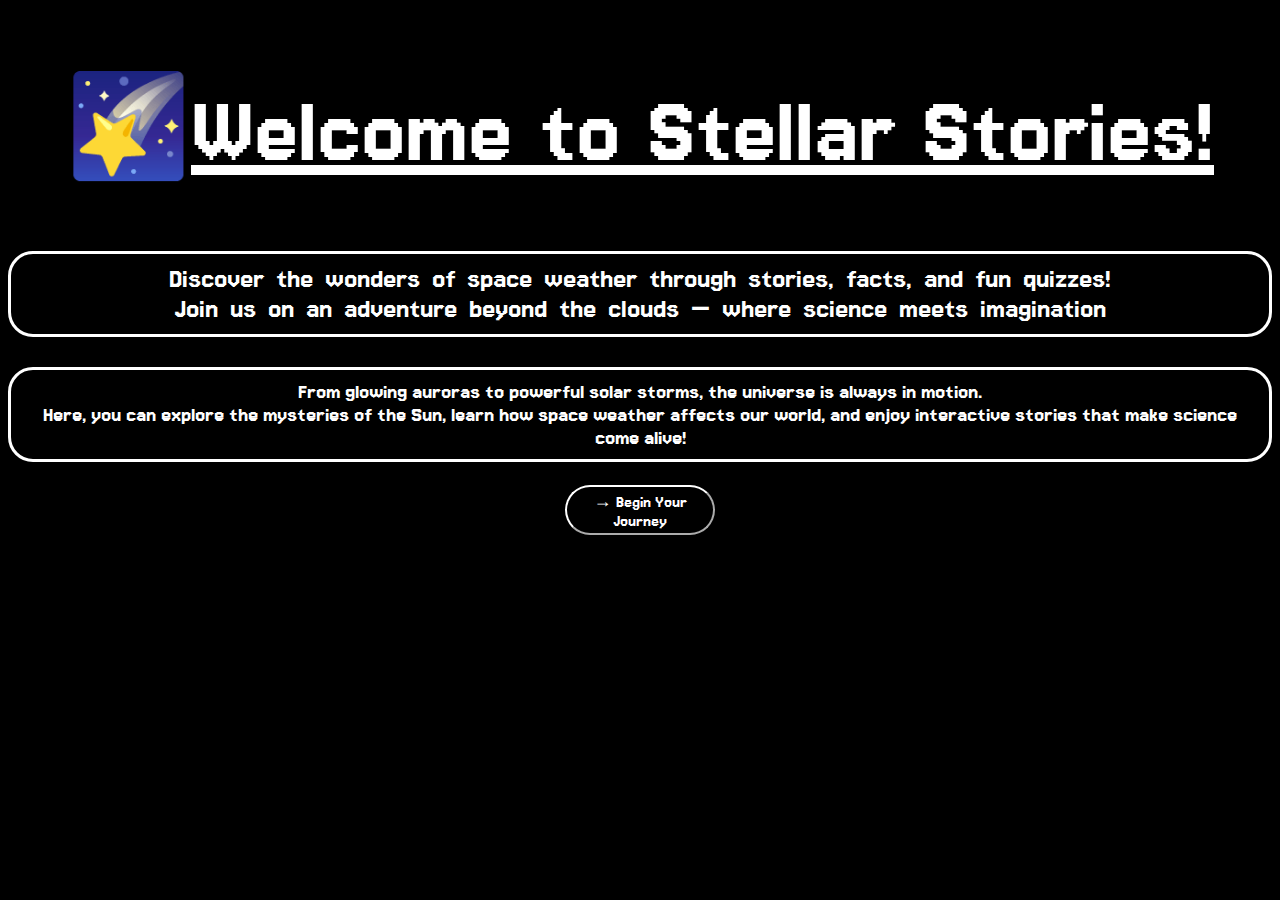
<file: index.html>
<!DOCTYPE html>
<html lang="en">
<head>
    <link rel="icon" type="image/png" href="logo.png">
    <link rel="preconnect" href="https://fonts.googleapis.com">
    <link rel="preconnect" href="https://fonts.gstatic.com" crossorigin>
    <link href="https://fonts.googleapis.com/css2?family=Jersey+15&display=swap" rel="stylesheet">
    <meta charset="UTF-8">
    <meta name="viewport" content="width=device-width, initial-scale=1.0">
    <link rel="stylesheet" href="styles.css" >
    <title>Stellar Stories </title>

</head>
<body>
<h1>🌠<u>Welcome to Stellar Stories!</u></h1>
<h3>Discover the wonders of space weather through stories, facts, and fun quizzes!
<br>Join us on an adventure beyond the clouds — where science meets imagination</h3>
<p>From glowing auroras to powerful solar storms, the universe is always in motion.<br>
Here, you can explore the mysteries of the Sun, learn how space weather affects our world, and enjoy interactive stories that make science come alive!</p>
<div class="b1"><a href="select.html"><button>→ Begin Your Journey</button></a>
</div>    
</body>
</html>
</file>
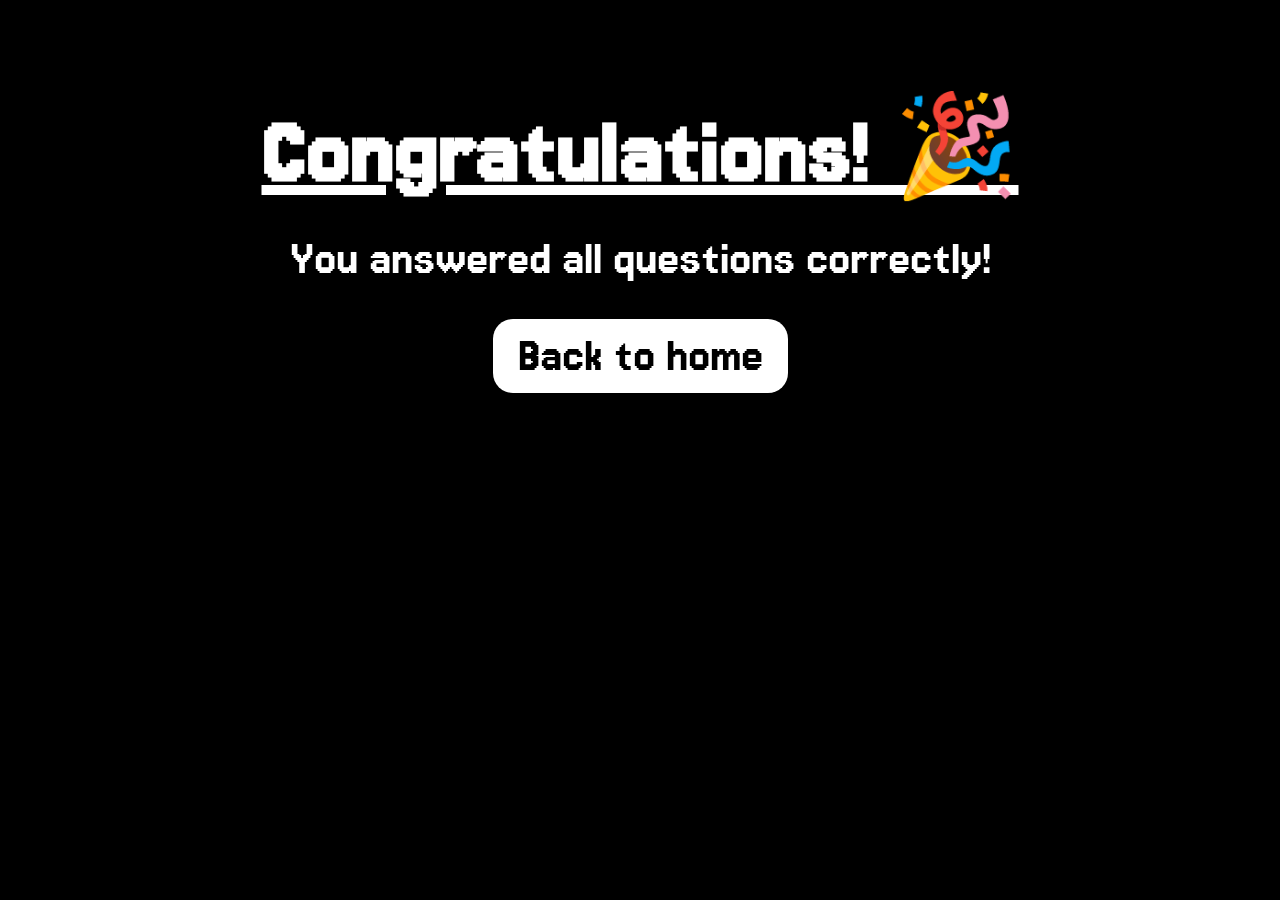
<file: correct.html>
<!DOCTYPE html>
<html lang="en">
<head>
    <link rel="preconnect" href="https://fonts.googleapis.com">
    <link rel="preconnect" href="https://fonts.gstatic.com" crossorigin>
    <link href="https://fonts.googleapis.com/css2?family=Jersey+15&display=swap" rel="stylesheet">
    
<meta charset="UTF-8">
<meta charset="UTF-8">
<meta name="viewport" content="width=device-width, initial-scale=1.0">
<title>Quiz Completed</title>
<link rel="stylesheet" href="quizz.css">
</head>
<body>
<h1>Congratulations! 🎉</h1>
<p>You answered all questions correctly!</p>
<a href="index.html"><button>Back to home</button></a>
</body>
</html>
</file>
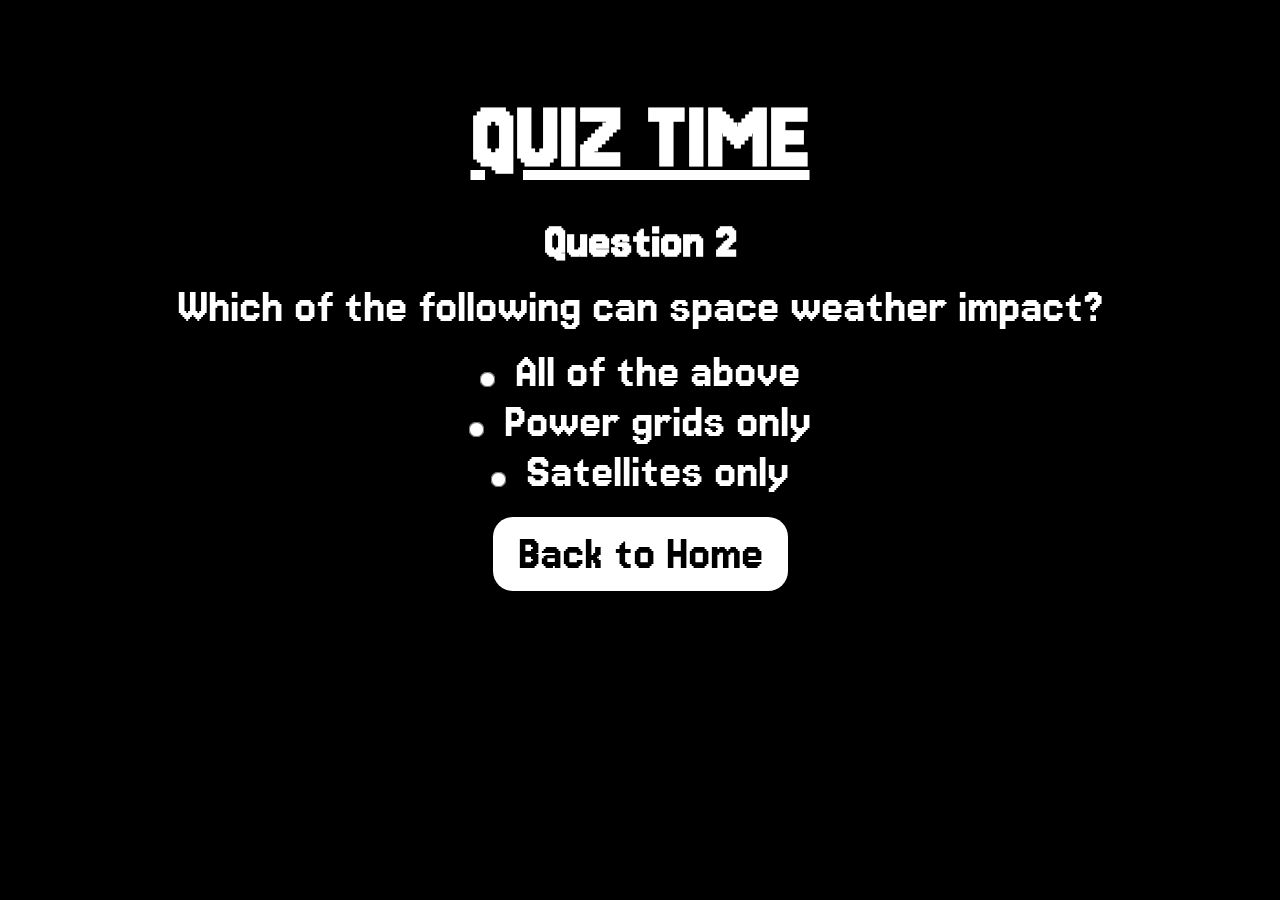
<file: q2.html>
<!DOCTYPE html>
<html lang="en">
<head>
    <link rel="preconnect" href="https://fonts.googleapis.com">
    <link rel="preconnect" href="https://fonts.gstatic.com" crossorigin>
    <link href="https://fonts.googleapis.com/css2?family=Jersey+15&display=swap" rel="stylesheet">
    
<meta charset="UTF-8">
<meta name="viewport" content="width=device-width, initial-scale=1.0">
<title>Quiz - Q2</title>
<link rel="stylesheet" href="quizz.css">
</head>
<body>
<h1>QUIZ TIME</h1>
<h2>Question 2</h2>
<p>Which of the following can space weather impact?</p>

<div class="a"><input type="radio" name="q2" onclick="window.location.href='q3.html'"> All of the above<br>
<input type="radio" name="q2" onclick="window.location.href='wrong.html'"> Power grids only<br>
<input type="radio" name="q2" onclick="window.location.href='wrong.html'"> Satellites only<br>
</div>

<a href="select.html"><button>Back to Home</button></a>
</body>


</html>
</file>
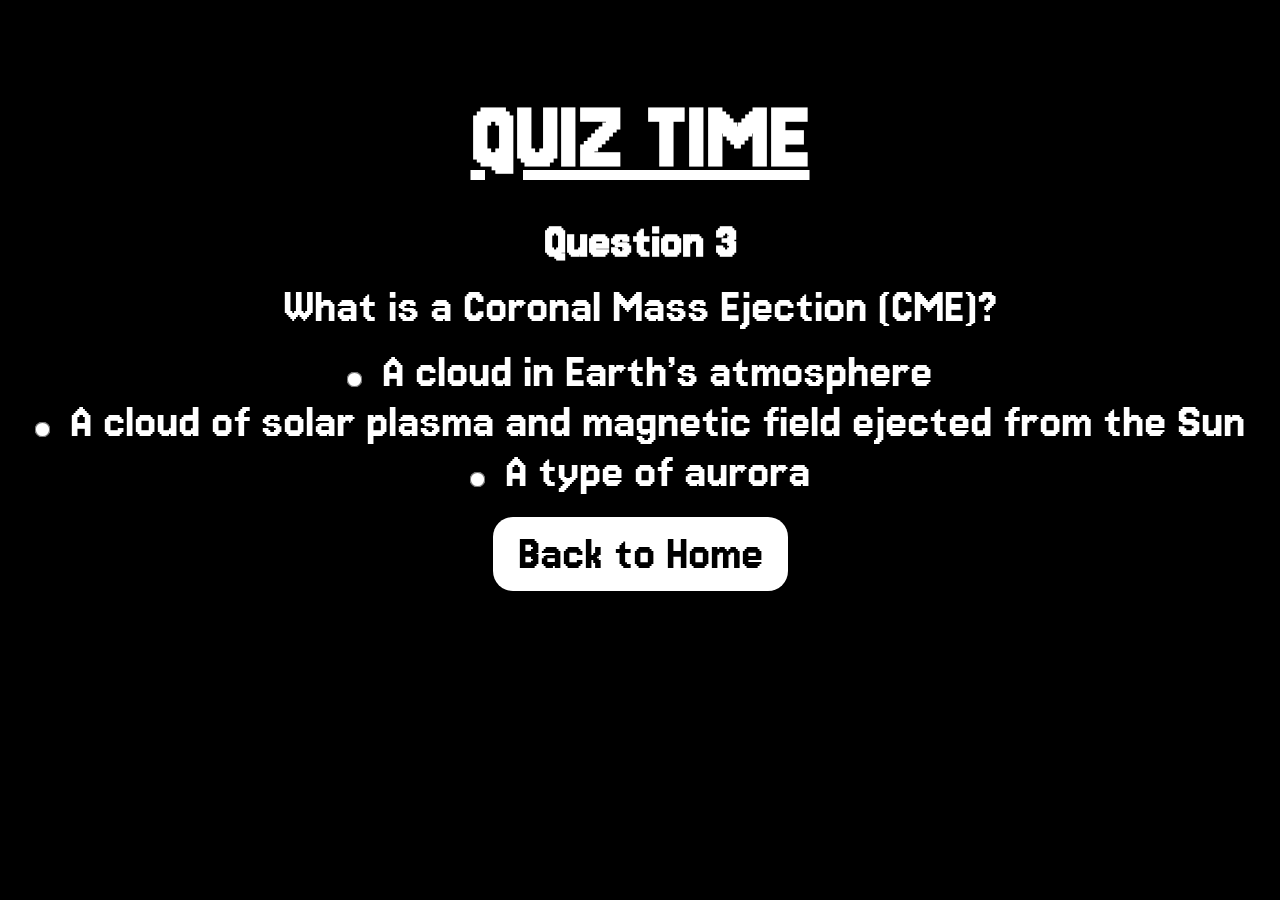
<file: q3.html>
<!DOCTYPE html>
<html lang="en">
<head>
    <link rel="preconnect" href="https://fonts.googleapis.com">
    <link rel="preconnect" href="https://fonts.gstatic.com" crossorigin>
    <link href="https://fonts.googleapis.com/css2?family=Jersey+15&display=swap" rel="stylesheet">
    
<meta charset="UTF-8">
<meta name="viewport" content="width=device-width, initial-scale=1.0">
<title>Quiz - Q3</title>
<link rel="stylesheet" href="quizz.css">
</head>
<body>
<h1>QUIZ TIME</h1>
<h2>Question 3</h2>
<p>What is a Coronal Mass Ejection (CME)?</p>
<div class="a">
<input type="radio" name="q3" onclick="window.location.href='wrong.html'"> A cloud in Earth’s atmosphere<br>
<input type="radio" name="q3" onclick="window.location.href='q4.html'"> A cloud of solar plasma and magnetic field ejected from the Sun<br>

<input type="radio" name="q3" onclick="window.location.href='wrong.html'"> A type of aurora<br>
</div>

<a href="select.html"><button>Back to Home</button></a>
</body>

</html>
</file>
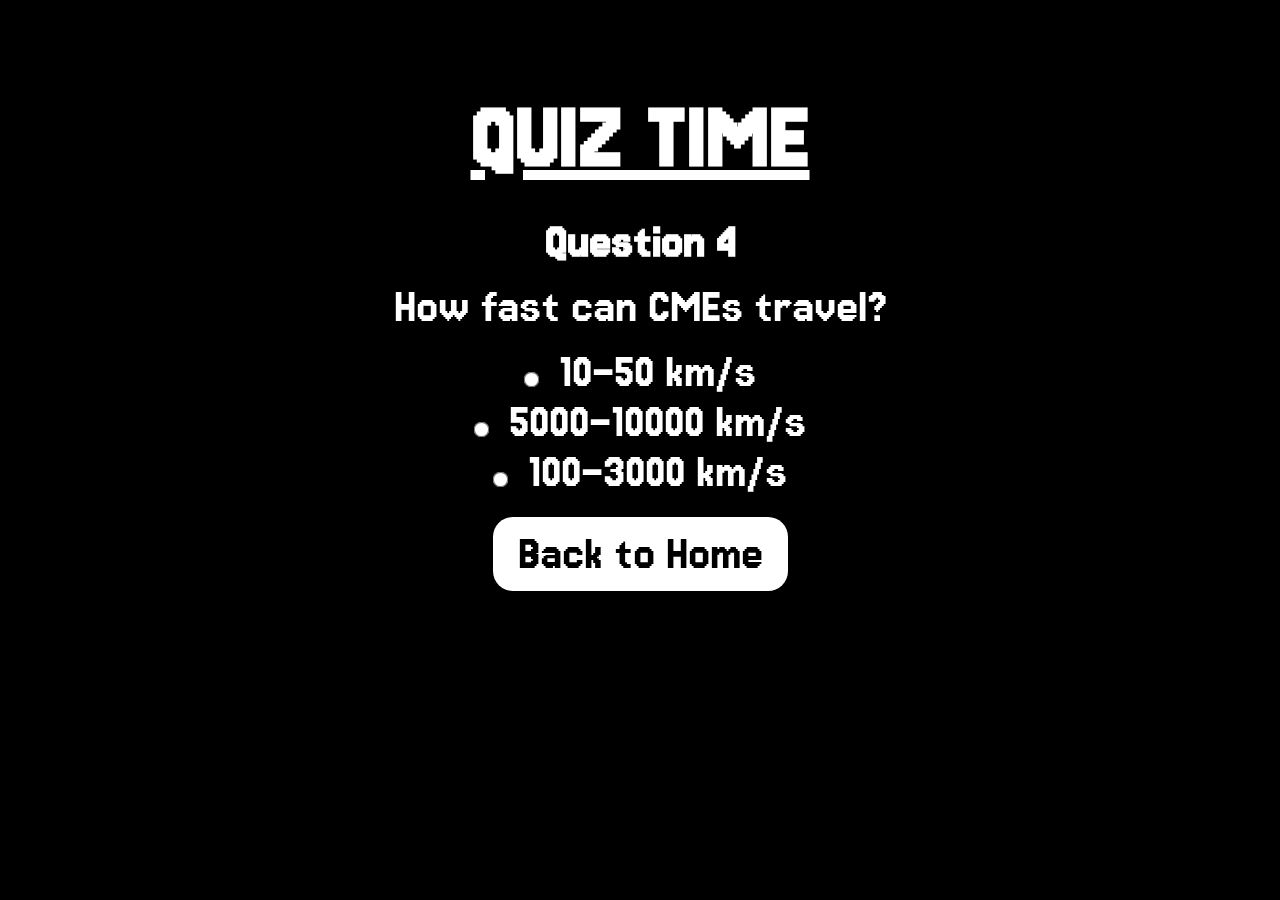
<file: q4.html>
<!DOCTYPE html>
<html lang="en">
<head>
    <link rel="preconnect" href="https://fonts.googleapis.com">
    <link rel="preconnect" href="https://fonts.gstatic.com" crossorigin>
    <link href="https://fonts.googleapis.com/css2?family=Jersey+15&display=swap" rel="stylesheet">
    
<meta charset="UTF-8">
<meta name="viewport" content="width=device-width, initial-scale=1.0">
<title>Quiz - Q4</title>
<link rel="stylesheet" href="quizz.css">
</head>
<body>
<h1>QUIZ TIME</h1>
<h2>Question 4</h2>
<p>How fast can CMEs travel?</p>
<div class="a">

<input type="radio" name="q4" onclick="window.location.href='wrong.html'"> 10–50 km/s<br>
<input type="radio" name="q4" onclick="window.location.href='wrong.html'"> 5000–10000 km/s<br>
<input type="radio" name="q4" onclick="window.location.href='q5.html'"> 100–3000 km/s<br>
</div>

<a href="select.html"><button>Back to Home</button></a>
</body>
</html>
</file>
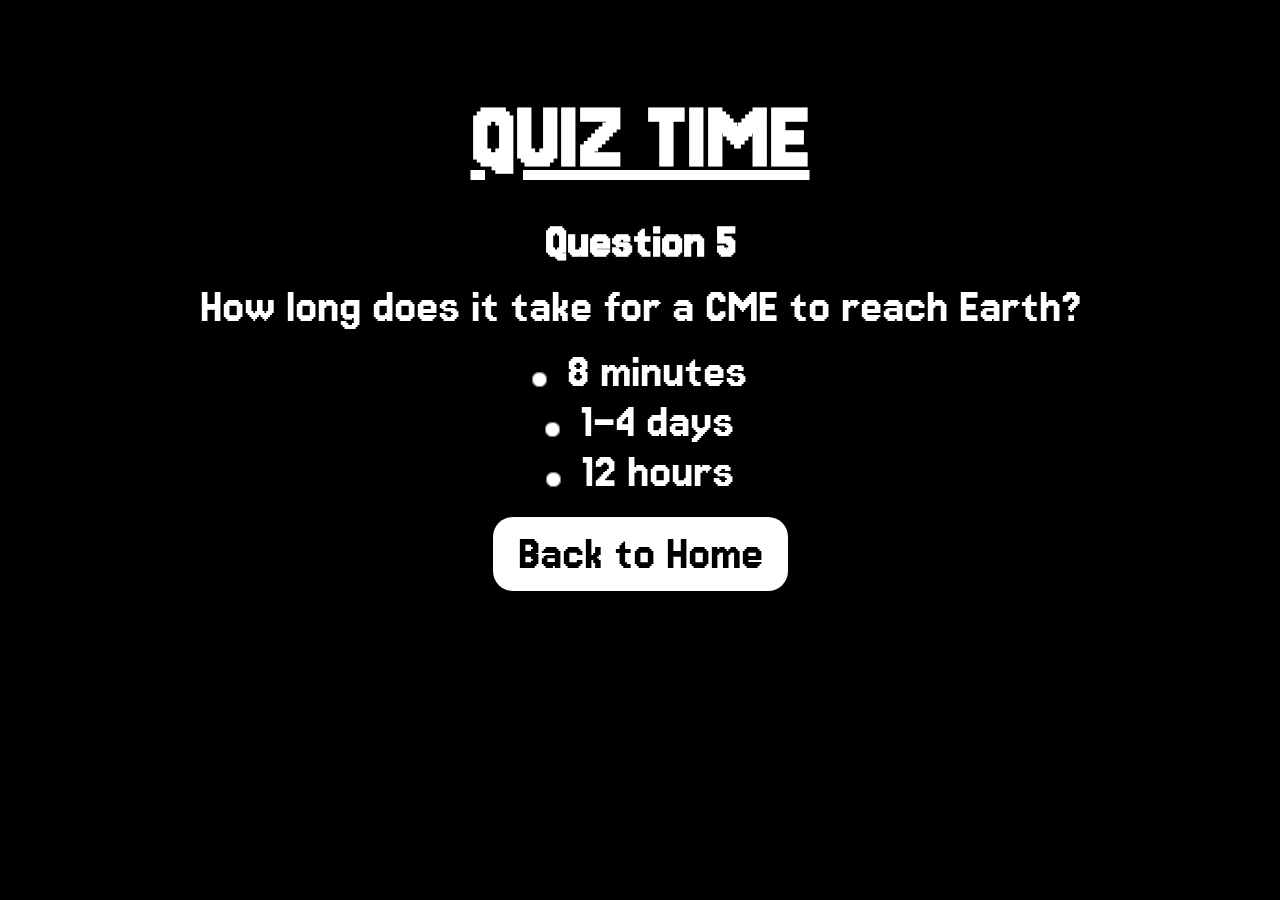
<file: q5.html>
<!DOCTYPE html>
<html lang="en">
<head>
    <link rel="preconnect" href="https://fonts.googleapis.com">
    <link rel="preconnect" href="https://fonts.gstatic.com" crossorigin>
    <link href="https://fonts.googleapis.com/css2?family=Jersey+15&display=swap" rel="stylesheet">
    
<meta charset="UTF-8">
<meta name="viewport" content="width=device-width, initial-scale=1.0">
<title>Quiz - Q5</title>
<link rel="stylesheet" href="quizz.css">
</head>
<body>
<h1>QUIZ TIME</h1>
<h2>Question 5</h2>
<p>How long does it take for a CME to reach Earth?</p>
<div class="a">

<input type="radio" name="q5" onclick="window.location.href='wrong.html'"> 8 minutes<br>
<input type="radio" name="q5" onclick="window.location.href='correct.html'"> 1–4 days<br>
<input type="radio" name="q5" onclick="window.location.href='wrong.html'"> 12 hours<br>
</div>

<a href="select.html"><button>Back to Home</button></a>
</body>
</html>
</file>
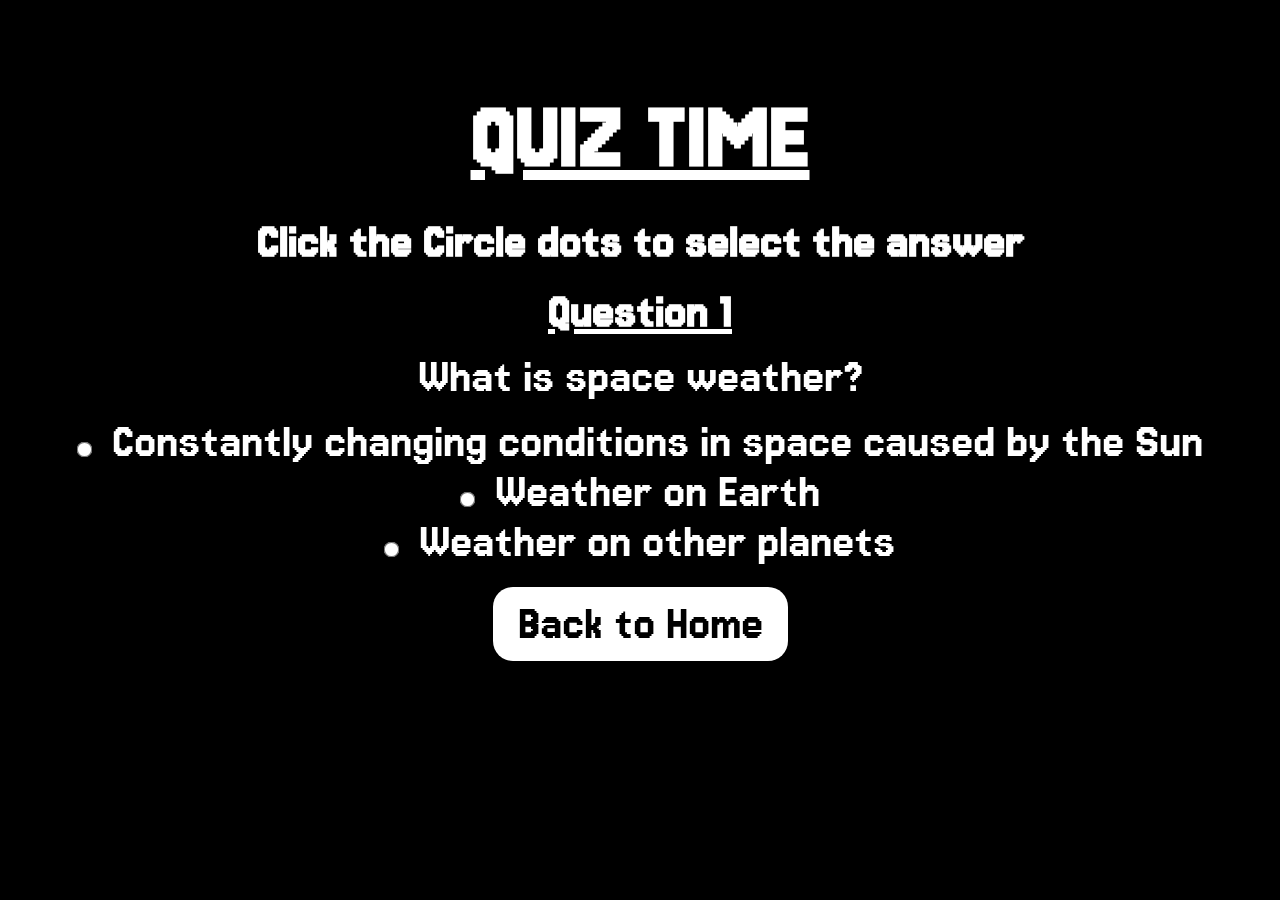
<file: quizz.html>
<!DOCTYPE html>
<html lang="en">
<head>
    <link rel="preconnect" href="https://fonts.googleapis.com">
    <link rel="preconnect" href="https://fonts.gstatic.com" crossorigin>
    <link href="https://fonts.googleapis.com/css2?family=Jersey+15&display=swap" rel="stylesheet">
    <meta charset="UTF-8">
<meta name="viewport" content="width=device-width, initial-scale=1.0">
<title>Quiz - Q1</title>

<link rel="stylesheet" href="quizz.css">
</head>
<body>
<h1>QUIZ TIME</h1>
<h2>Click the Circle dots to select the answer</h2>
<h2 id="a1">Question 1</h2>
<p>What is space weather?</p>
<div class="a">
<input type="radio" name="q1" onclick="window.location.href='q2.html'"> Constantly changing conditions in space caused by the Sun<br>
<input type="radio" name="q1" onclick="window.location.href='wrong.html'"> Weather on Earth<br>
<input type="radio" name="q1" onclick="window.location.href='wrong.html'"> Weather on other planets<br>
</div>
<a href="select.html"><button>Back to Home</button></a>
</body>
</html>
</file>
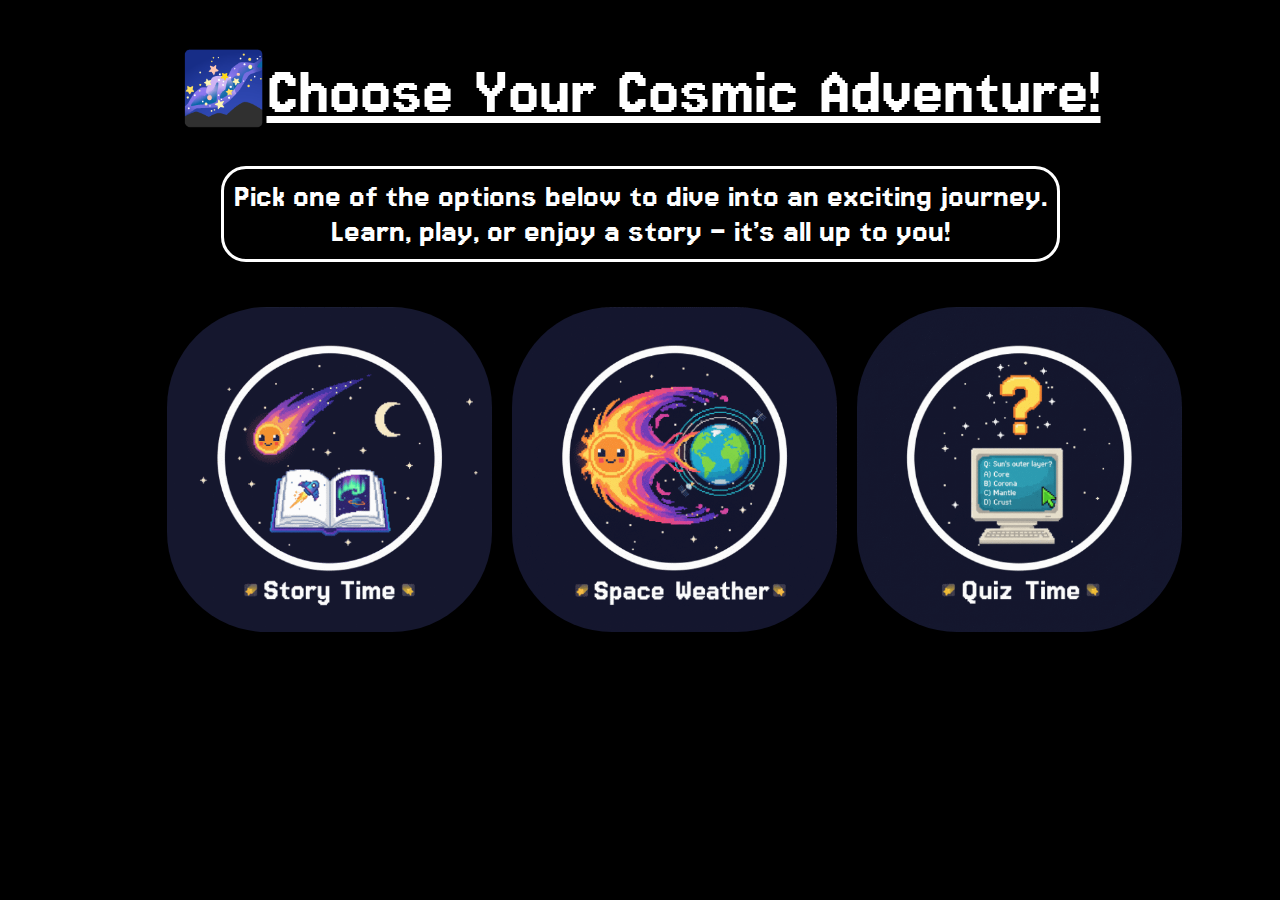
<file: select.html>
<!DOCTYPE html>
<html lang="en">
<head>
    <link rel="preconnect" href="https://fonts.googleapis.com">
    <link rel="preconnect" href="https://fonts.gstatic.com" crossorigin>
    <link href="https://fonts.googleapis.com/css2?family=Jersey+15&display=swap" rel="stylesheet">
    <link rel="stylesheet" href="select.css">
    <meta charset="UTF-8">
    <meta name="viewport" content="width=device-width, initial-scale=1.0">
    <title>🌌 Choose Your Cosmic Adventure!</title>
</head>
<body>
    <h1>🌌<u>Choose Your Cosmic Adventure!</u></h1>
    <div class="c"><p>Pick one of the options below to dive into an exciting journey.<br> Learn, play, or enjoy a story – it’s all up to you!</p>
    </div>
    
   <div class="i2">
   <a href="storyselect.html"><img src="/Comic/Gif/ST.gif" class="i1"></a>
   <a href="sw.html"><img src="/Comic/Gif/SW.gif" class="i1"></a>
   <a href="quizz.html"><img src="/Comic/Gif/QU.gif" class="i1"></a>
    </div>

</body>
</html>
</file>
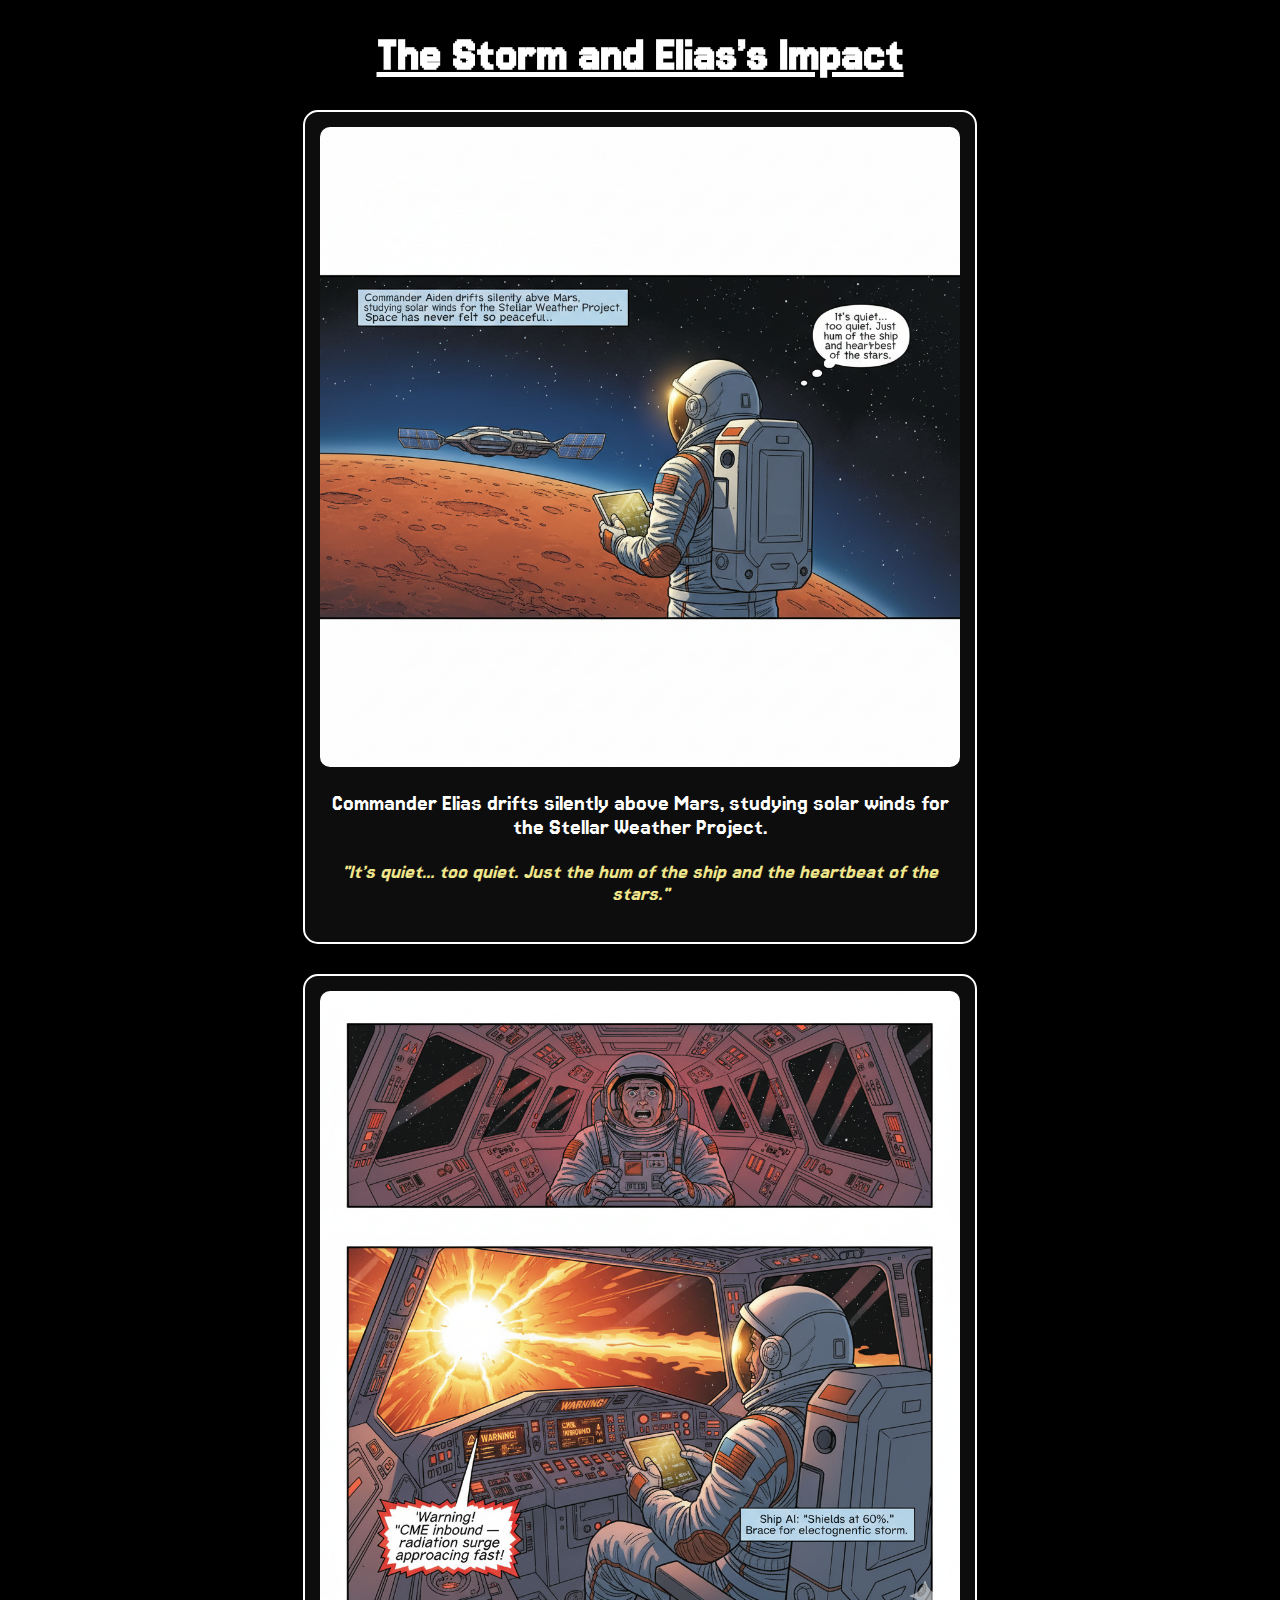
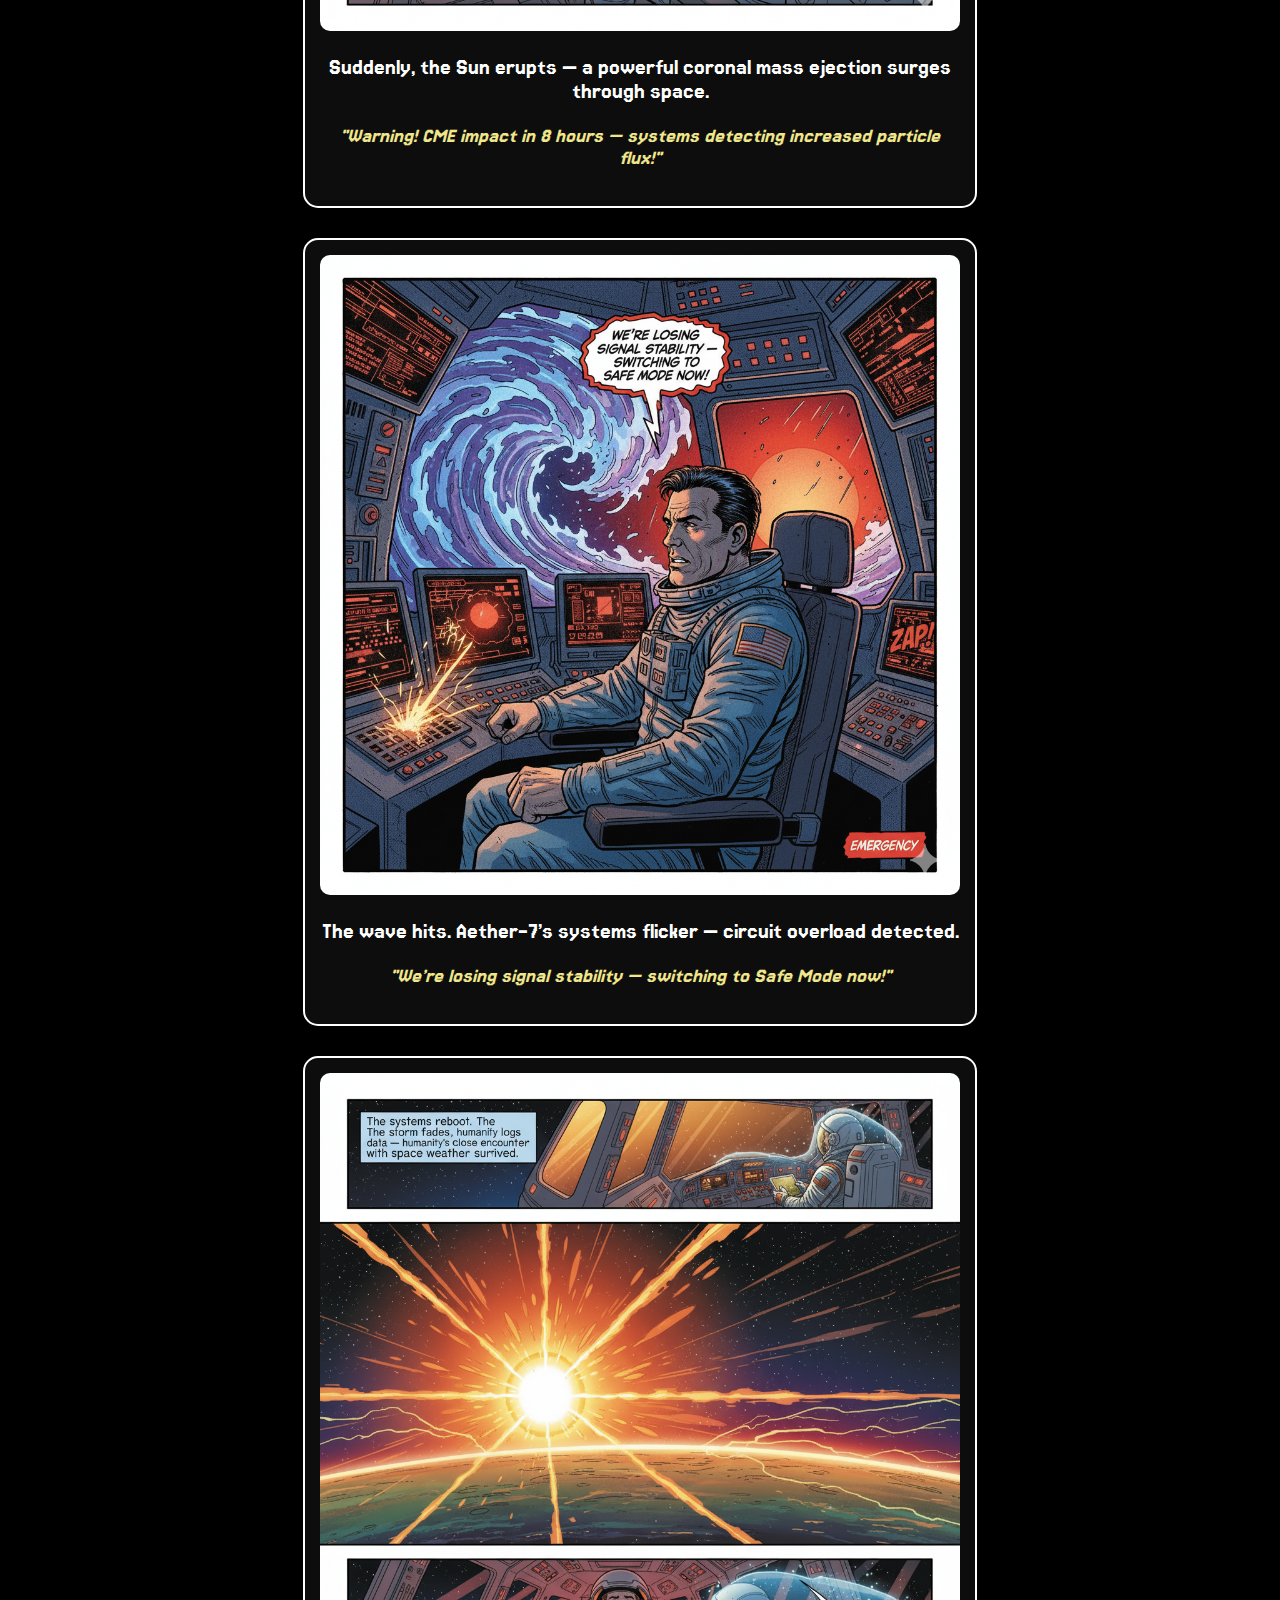
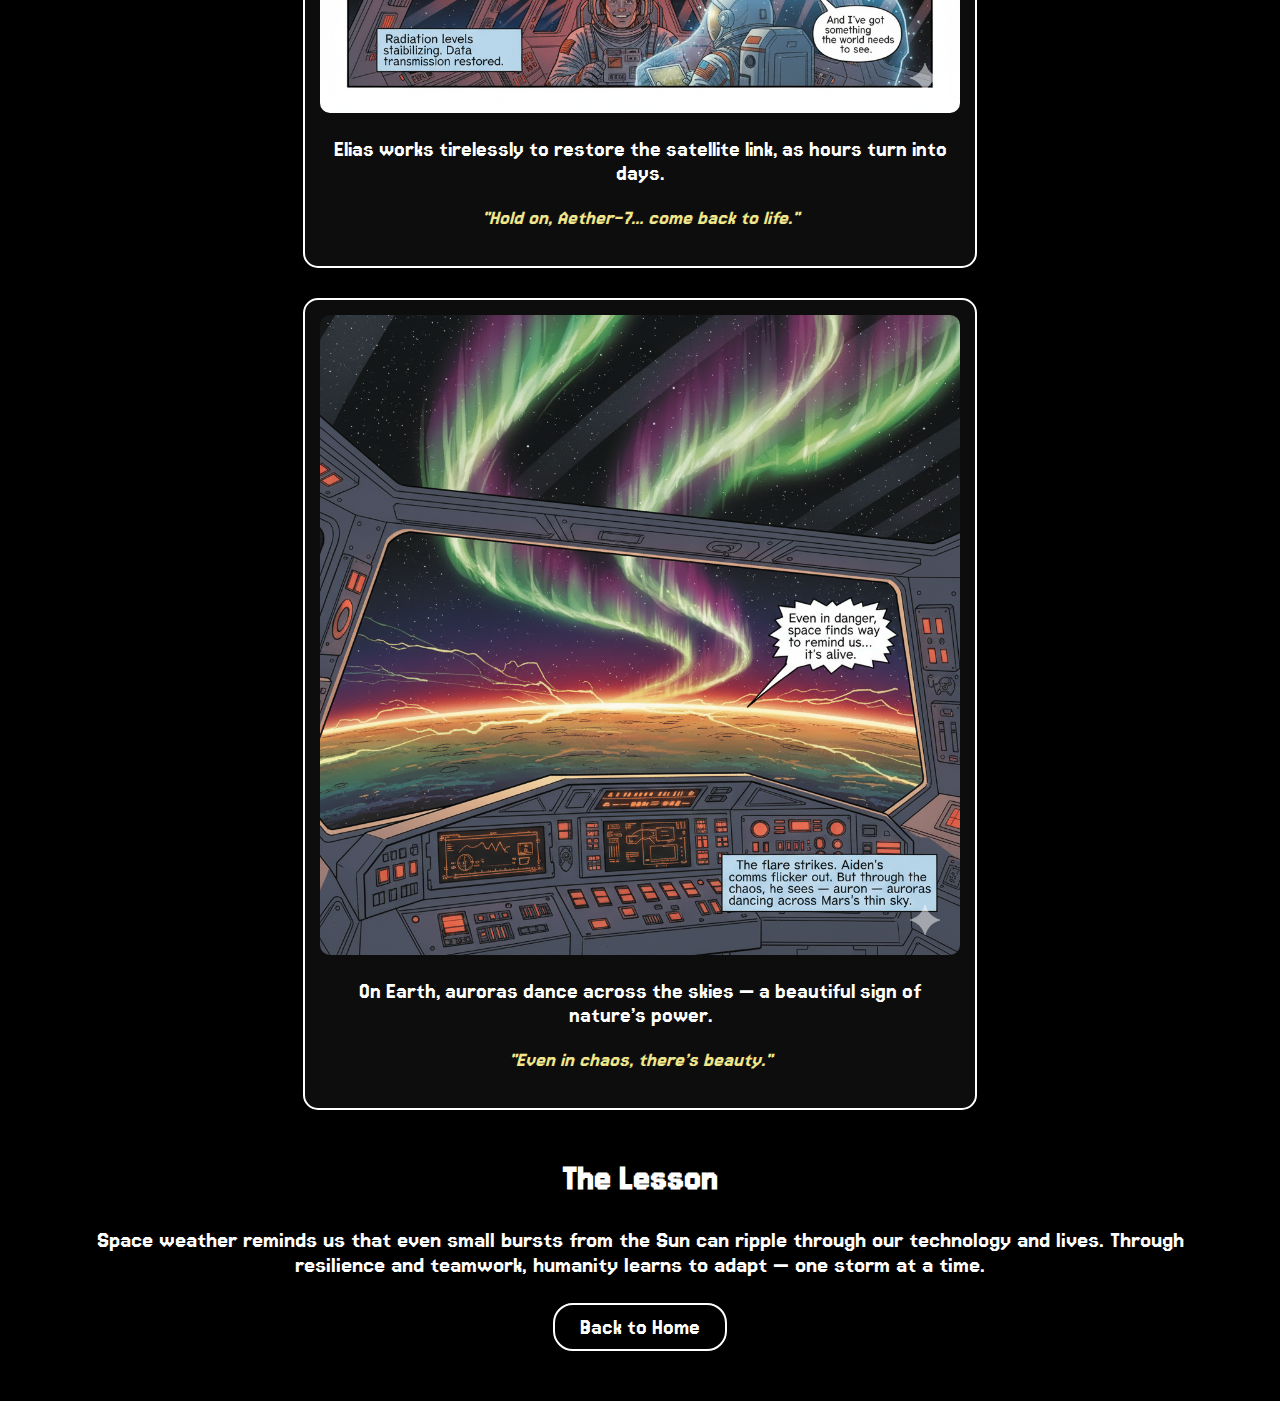
<file: story.html>
<!DOCTYPE html>
<html lang="en">
<head>
    <meta charset="UTF-8">
    <meta name="viewport" content="width=device-width, initial-scale=1.0">
    <title>The Storm and Elias’s Impact</title>
    <link href="https://fonts.googleapis.com/css2?family=Jersey+15&display=swap" rel="stylesheet">
    <link rel="stylesheet" href="story.css">
</head>

<body>
    <h1>The Storm and Elias’s Impact</h1>

    <div class="panel">
        <img src="Comic\ASTRO\1.png" alt="Elias floating near Mars">
        <p class="caption">Commander Elias drifts silently above Mars, studying solar winds for the Stellar Weather Project.</p>
        <p class="dialogue">"It’s quiet… too quiet. Just the hum of the ship and the heartbeat of the stars."</p>
    </div>

    <div class="panel">
        <img src="Comic\ASTRO\2.png" alt="Solar flare eruption">
        <p class="caption">Suddenly, the Sun erupts — a powerful coronal mass ejection surges through space.</p>
        <p class="dialogue">"Warning! CME impact in 8 hours — systems detecting increased particle flux!"</p>
    </div>

    <div class="panel">
        <img src="Comic\ASTRO\8.png" alt="Satellite malfunction">
        <p class="caption">The wave hits. Aether-7’s systems flicker — circuit overload detected.</p>
        <p class="dialogue">"We’re losing signal stability — switching to Safe Mode now!"</p>
    </div>

    <div class="panel">
        <img src="Comic\ASTRO\4.png" alt="Elias working">
        <p class="caption">Elias works tirelessly to restore the satellite link, as hours turn into days.</p>
        <p class="dialogue">"Hold on, Aether-7… come back to life."</p>
    </div>

    <div class="panel">
        <img src="Comic\ASTRO\3.png" alt="Aurora on Earth">
        <p class="caption">On Earth, auroras dance across the skies — a beautiful sign of nature’s power.</p>
        <p class="dialogue">"Even in chaos, there’s beauty."</p>
    </div>

    <div class="end-note">
        <h2>The Lesson</h2>
        <p>Space weather reminds us that even small bursts from the Sun can ripple through our technology and lives. 
        Through resilience and teamwork, humanity learns to adapt — one storm at a time.</p>
        <a href="select.html"><button>Back to Home</button></a>
    </div>
</body>
</html>
</file>
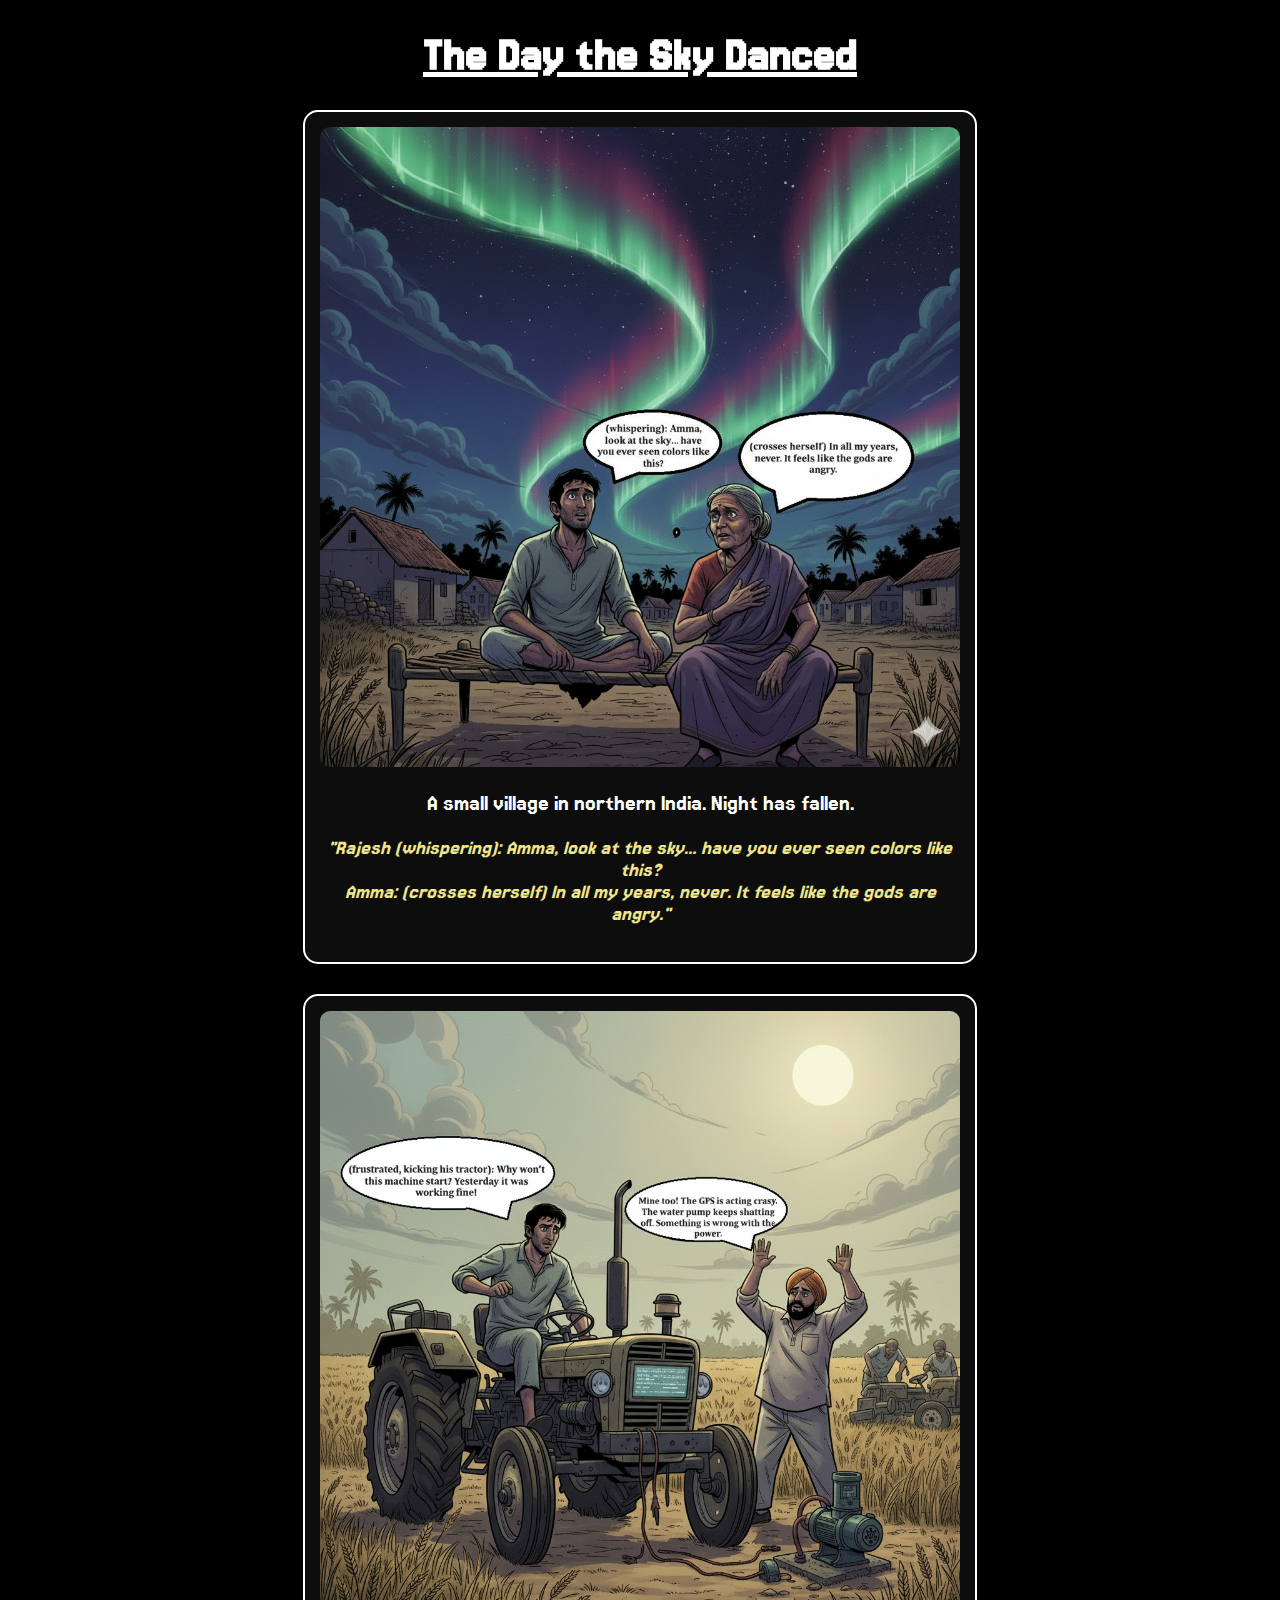
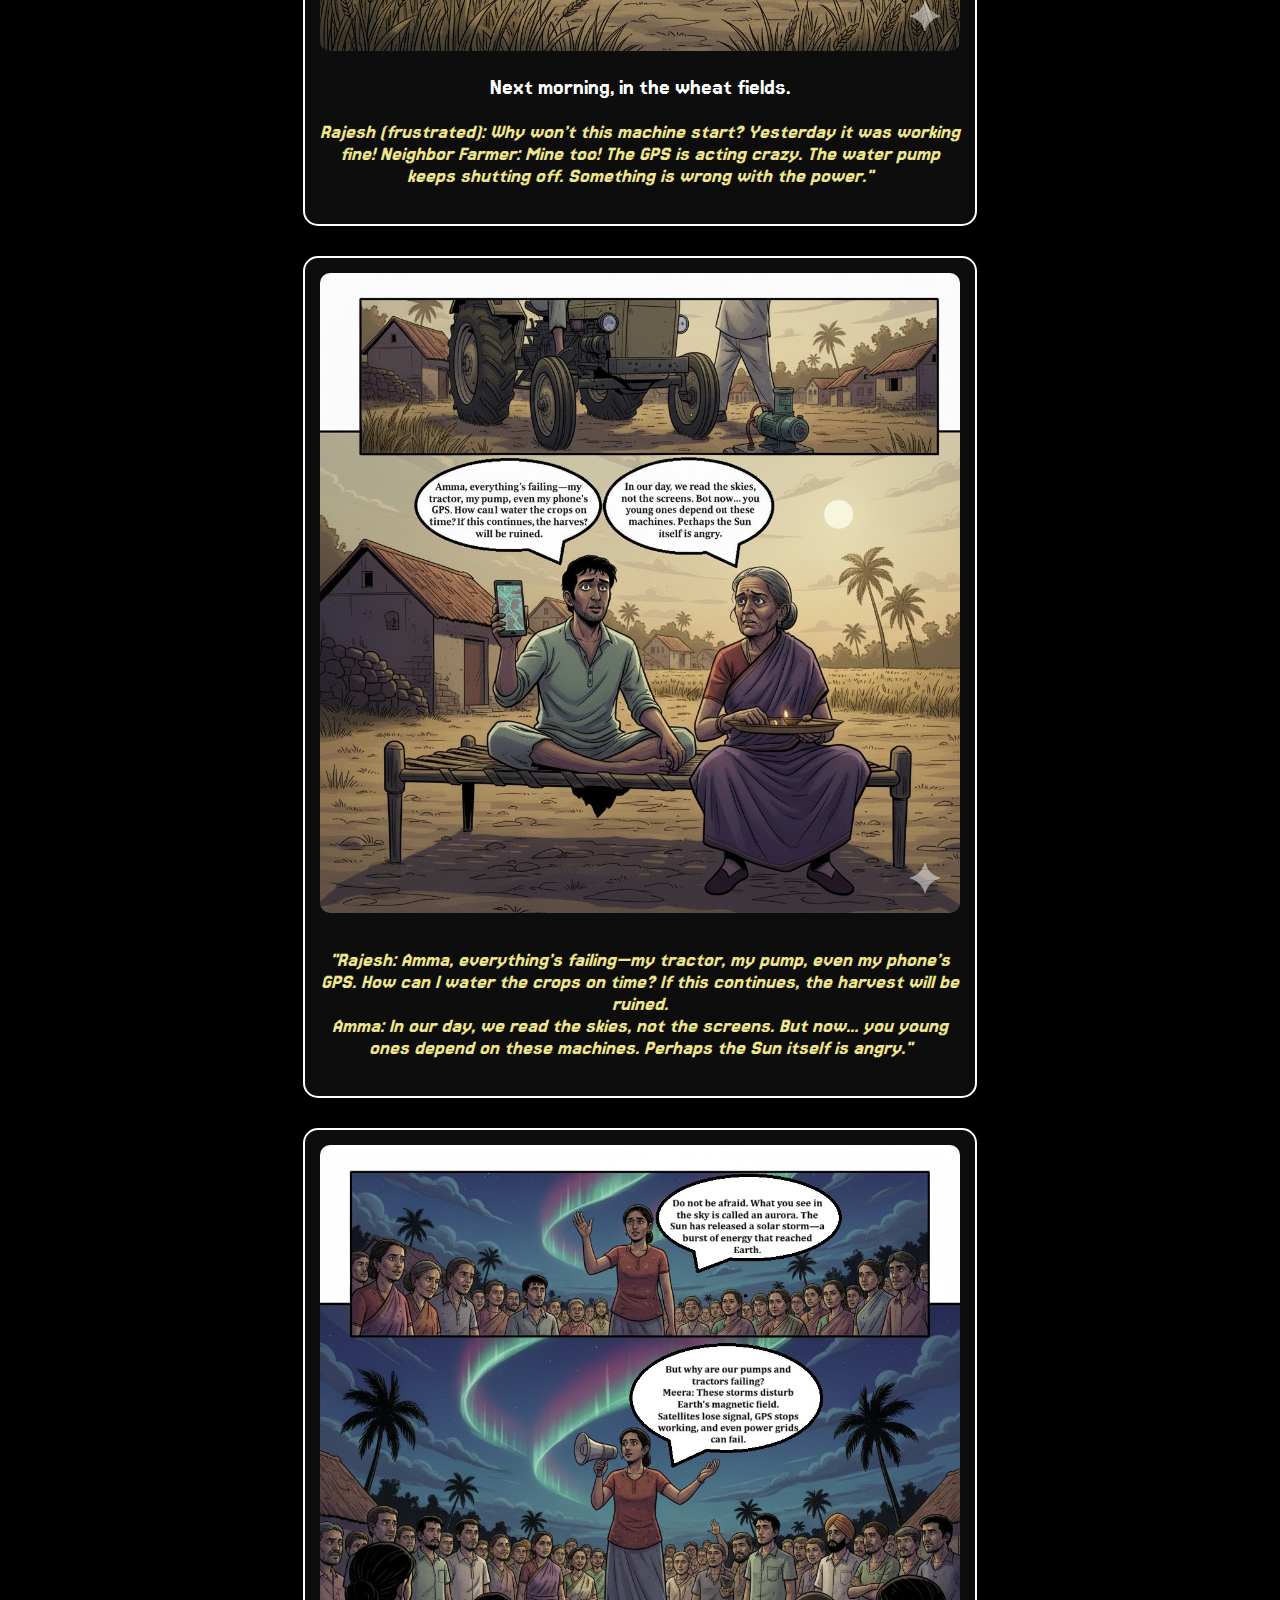
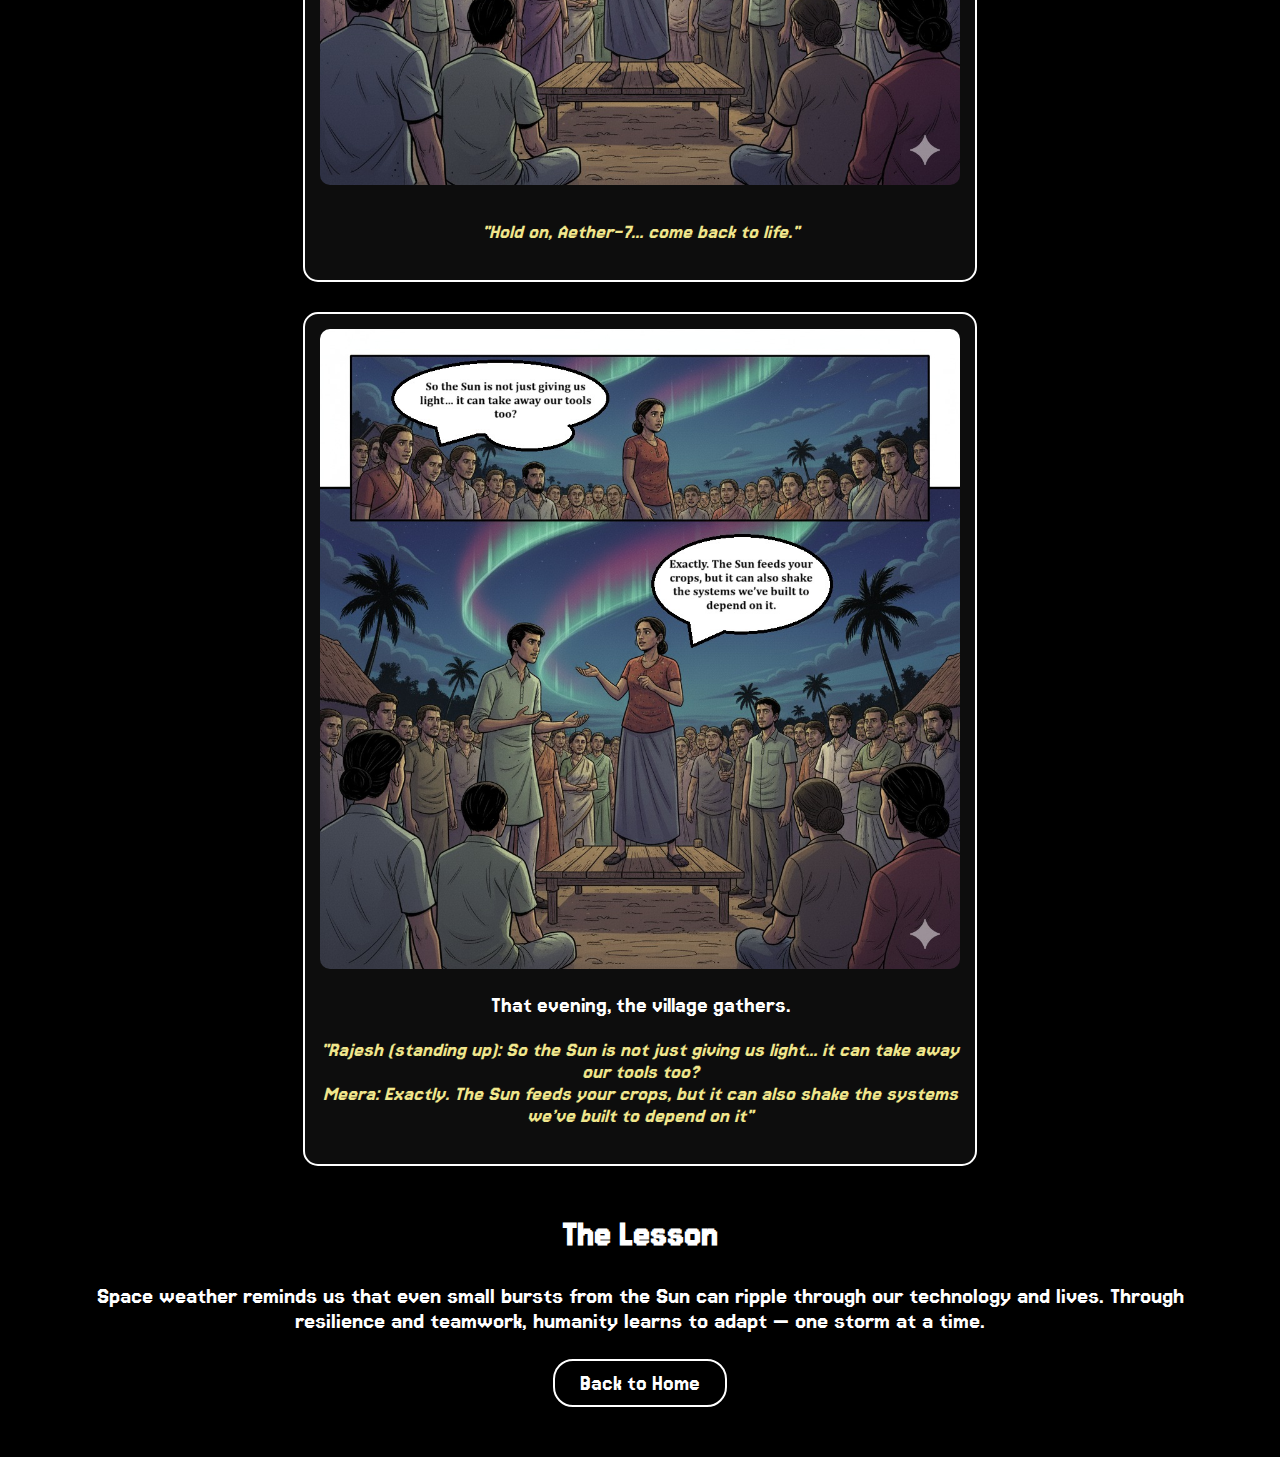
<file: story2.html>
<!DOCTYPE html>
<html lang="en">
<head>
    <meta charset="UTF-8">
    <meta name="viewport" content="width=device-width, initial-scale=1.0">
    <title>The Storm and Elias’s Impact</title>
    <link href="https://fonts.googleapis.com/css2?family=Jersey+15&display=swap" rel="stylesheet">
    <link rel="stylesheet" href="story.css">
</head>

<body>
    <h1>The Day the Sky Danced</h1>

    <div class="panel">
        <img src="Comic\Farm\1.jpg" alt="Scene 1 - The Sky Lights Up">
        <p class="caption"> A small village in northern India. Night has fallen.</p>
        <p class="dialogue">"Rajesh (whispering): Amma, look at the sky… have you ever seen colors like this? <br>
Amma: (crosses herself) In all my years, never. It feels like the gods are angry."</p>
    </div>

    <div class="panel">
        <img src="Comic\Farm\2.jpg" alt="Scene 2 - The Trouble Begins">
        <p class="caption">Next morning, in the wheat fields.</p>
        <p class="dialogue">Rajesh (frustrated): Why won’t this machine start? Yesterday it was working fine!
Neighbor Farmer: Mine too! The GPS is acting crazy. The water pump keeps shutting off. Something is wrong with the power."</p>
    </div>

    <div class="panel">
        <img src="Comic\Farm\3.jpg" alt="Scene 3 - Rajesh Confides in Amma">
        <p class="dialogue">"Rajesh: Amma, everything’s failing—my tractor, my pump, even my phone’s GPS. How can I water the crops on time? If this continues, the harvest will be ruined.
<br>Amma: In our day, we read the skies, not the screens. But now… you young ones depend on these machines. Perhaps the Sun itself is angry."</p>
    </div>

    <div class="panel">
        <img src="Comic\Farm\4.jpg" alt="The Scientist Arrives">
        <p class="dialogue">"Hold on, Aether-7… come back to life."</p>
    </div>

    <div class="panel">
        <img src="Comic\Farm\5.jpg" alt=" Scene 4 (Cont.)">
        <p class="caption">That evening, the village gathers.</p>
        <p class="dialogue">"Rajesh (standing up): So the Sun is not just giving us light… it can take away our tools too? <br>
Meera: Exactly. The Sun feeds your crops, but it can also shake the systems we’ve built to depend on it"</p>
    </div>

    <div class="end-note">
        <h2>The Lesson</h2>
        <p>Space weather reminds us that even small bursts from the Sun can ripple through our technology and lives. 
        Through resilience and teamwork, humanity learns to adapt — one storm at a time.</p>
        <a href="select.html"><button>Back to Home</button></a>
    </div>
</body>
</html>
</file>
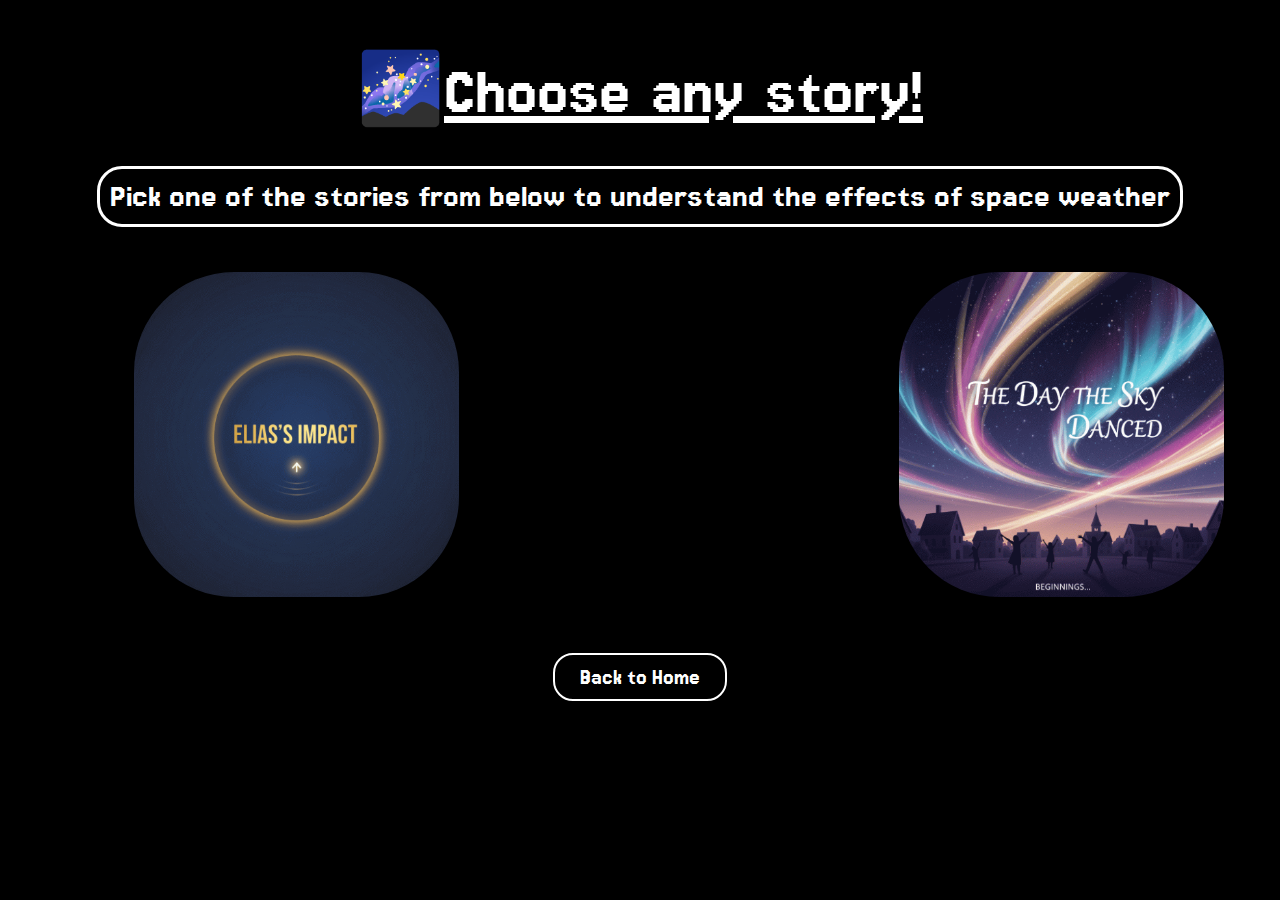
<file: storyselect.html>
<!DOCTYPE html>
<html lang="en">
<head>
    <link rel="preconnect" href="https://fonts.googleapis.com">
    <link rel="preconnect" href="https://fonts.gstatic.com" crossorigin>
    <link href="https://fonts.googleapis.com/css2?family=Jersey+15&display=swap" rel="stylesheet">
    <link rel="stylesheet" href="select.css">
    <meta charset="UTF-8">
    <meta name="viewport" content="width=device-width, initial-scale=1.0">
    <title>🌌 Choose any story!</title>
</head>
<body>
    <h1>🌌<u>Choose any story!</u></h1>
    <div class="c"><p>Pick one of the stories from below to understand the effects of space weather</p>
    </div>
    
   <div class="i3">
   <a href="story.html"><img src="/Comic/Gif/1.gif" class="i4"></a>
   <a href="story2.html"><img src="/Comic/Gif/2.gif" class="i4"></a>
</div>

    <div class="btn-container">
       <a href="select.html"><button>Back to Home</button></a>
    </div>
    </body>
</html>
</file>
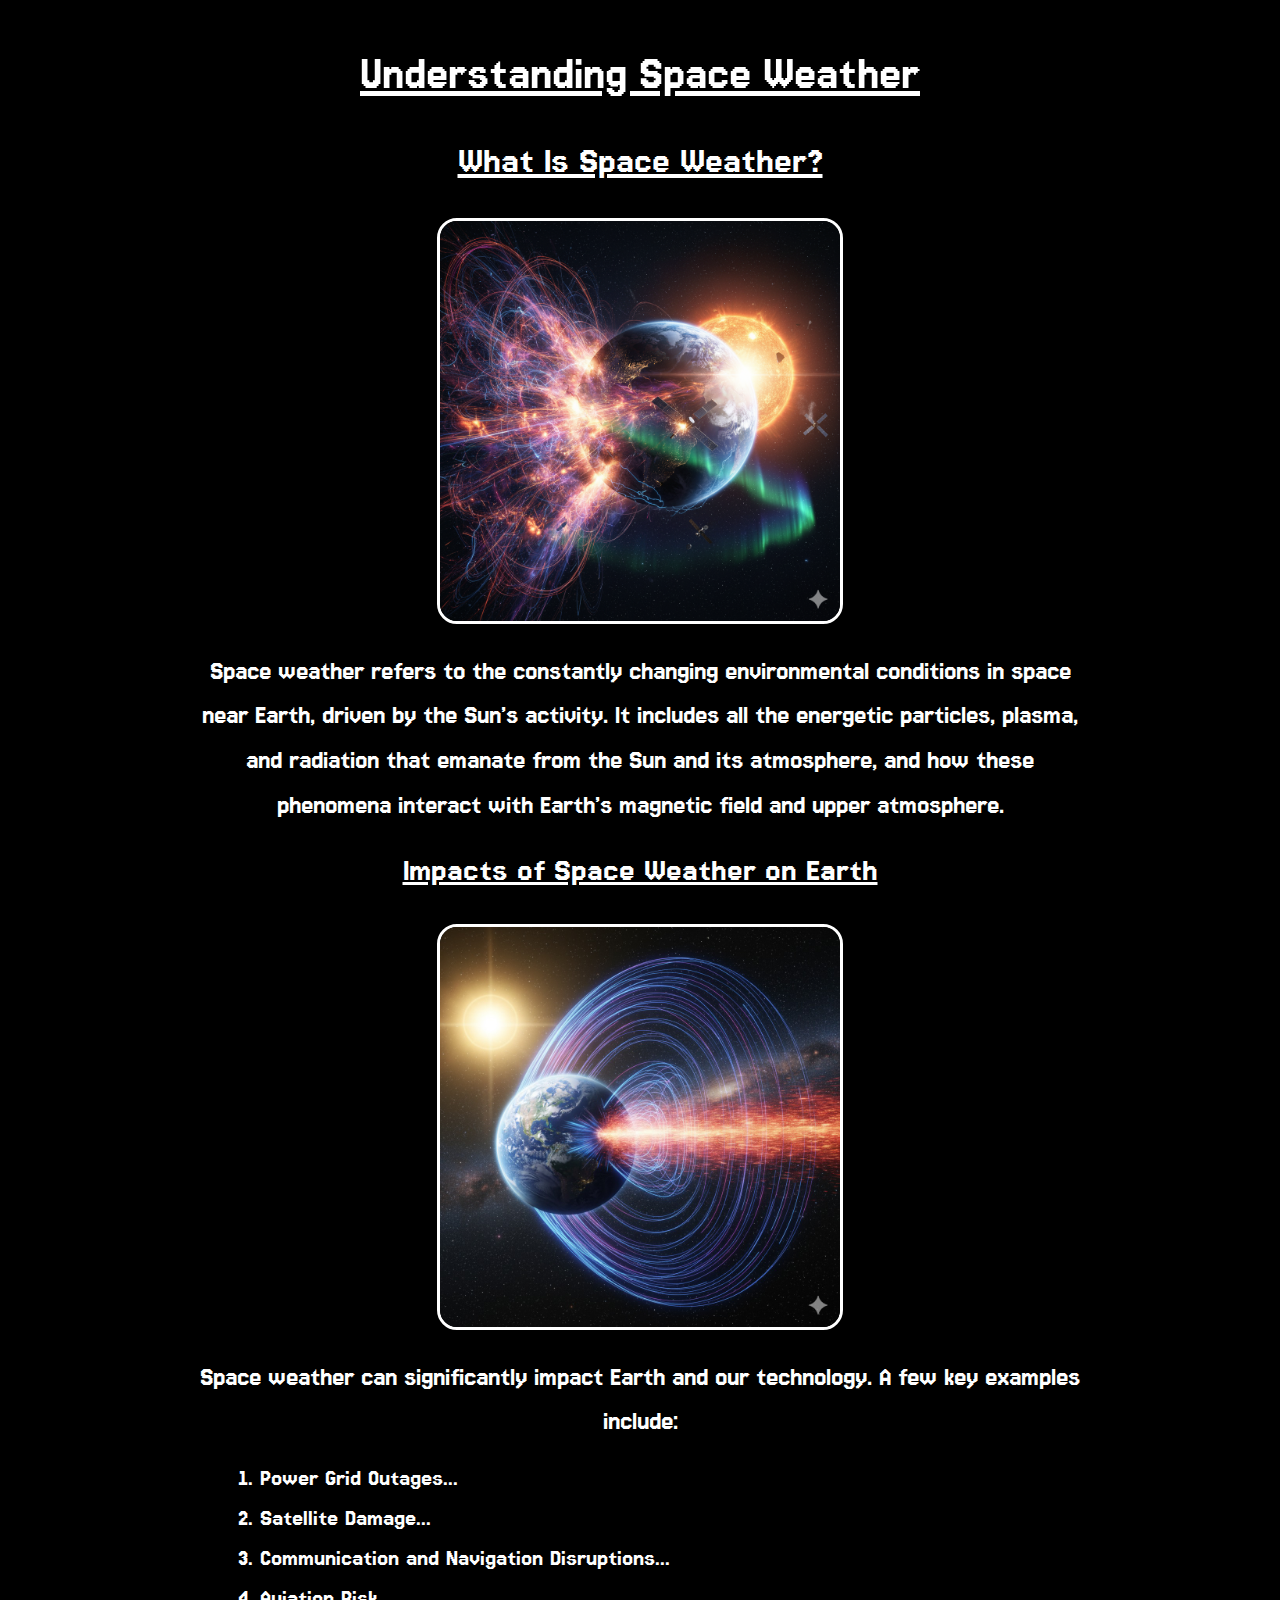
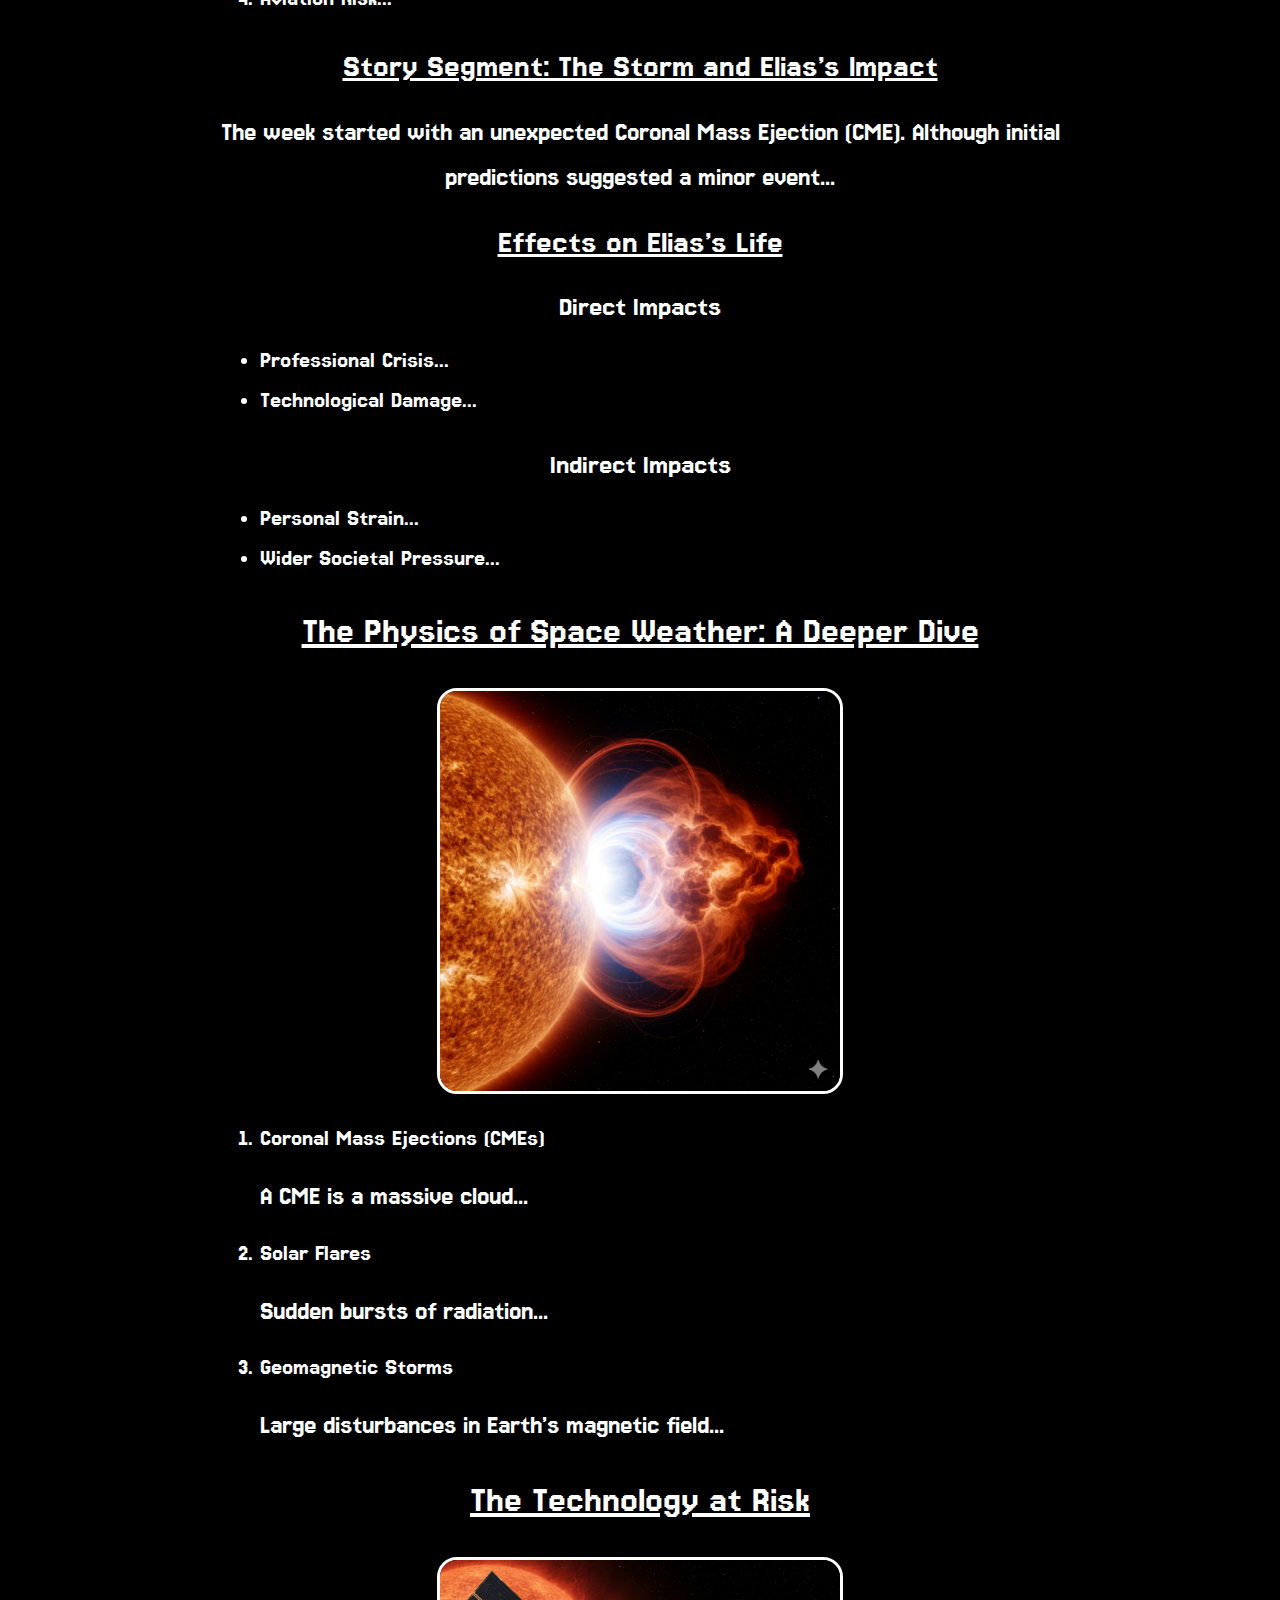
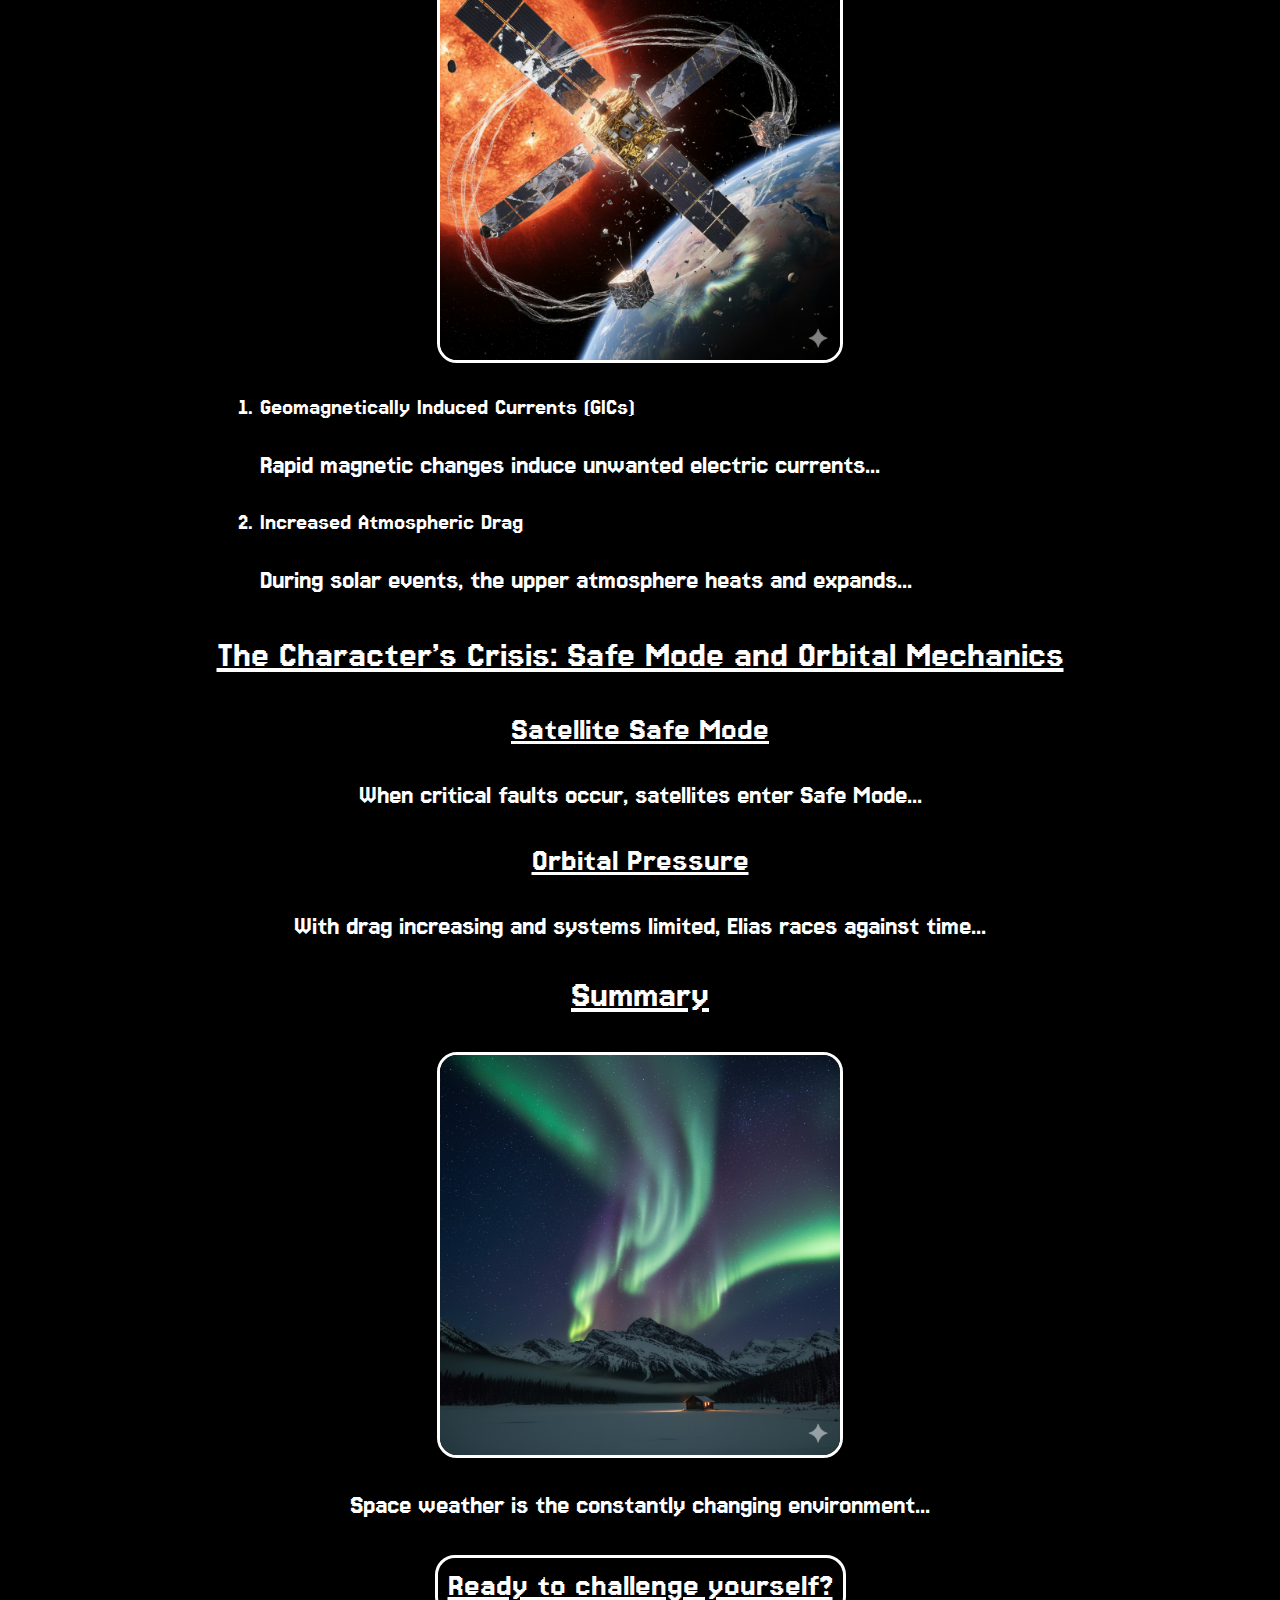
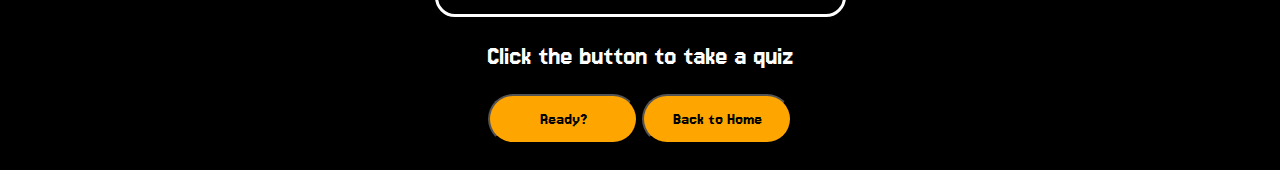
<file: sw.html>
<!DOCTYPE html>
<html lang="en">
<head>
    <meta charset="UTF-8">
    <meta name="viewport" content="width=device-width, initial-scale=1.0">
    <title>Understanding Space Weather</title>

    <link rel="preconnect" href="https://fonts.googleapis.com">
    <link rel="preconnect" href="https://fonts.gstatic.com" crossorigin>
    <link href="https://fonts.googleapis.com/css2?family=Jersey+15&display=swap" rel="stylesheet">
    <link rel="stylesheet" href="sw.css">
</head>

<body>
    <h1>Understanding Space Weather</h1>

    <h2>What Is Space Weather?</h2>
    <img src="photo\0.png" alt="Solar activity illustration" class="img-wide">

    <p>
        Space weather refers to the constantly changing environmental conditions in space near Earth, driven by the Sun’s activity. 
        It includes all the energetic particles, plasma, and radiation that emanate from the Sun and its atmosphere, 
        and how these phenomena interact with Earth’s magnetic field and upper atmosphere.
    </p>

    <h3>Impacts of Space Weather on Earth</h3>
    <img src="photo\2.jpg" alt="Earth affected by solar storm" class="img-center">

    <p>Space weather can significantly impact Earth and our technology. A few key examples include:</p>
    <ol>
        <li>Power Grid Outages...</li>
        <li>Satellite Damage...</li>
        <li>Communication and Navigation Disruptions...</li>
        <li>Aviation Risk...</li>
    </ol>

    <h3>Story Segment: The Storm and Elias’s Impact</h3>
        <p>
        The week started with an unexpected Coronal Mass Ejection (CME). Although initial predictions suggested a minor event...
    </p>

    <h3>Effects on Elias’s Life</h3>
    
    <h4>Direct Impacts</h4>
    <ul>
        <li>Professional Crisis...</li>
        <li>Technological Damage...</li>
    </ul>

    <h4>Indirect Impacts</h4>
    <ul>
        <li>Personal Strain...</li>
        <li>Wider Societal Pressure...</li>
    </ul>

    <h2>The Physics of Space Weather: A Deeper Dive</h2>
    <img src="photo/3.jpg" alt="Coronal Mass Ejection" class="img-wide">

    <ol>
        <li>Coronal Mass Ejections (CMEs)</li>
        <p>A CME is a massive cloud...</p>

        <li>Solar Flares</li>
        <p>Sudden bursts of radiation...</p>

        <li>Geomagnetic Storms</li>
        <p>Large disturbances in Earth’s magnetic field...</p>
    </ol>

    <h2>The Technology at Risk</h2>
    <img src="photo/4.png" alt="Satellite affected by solar radiation" class="img-center">

    <ol type="A">
        <li>Geomagnetically Induced Currents (GICs)</li>
        <p>Rapid magnetic changes induce unwanted electric currents...</p>

        <li>Increased Atmospheric Drag</li>
        <p>During solar events, the upper atmosphere heats and expands...</p>
    </ol>

    <h2>The Character’s Crisis: Safe Mode and Orbital Mechanics</h2>
    <h3>Satellite Safe Mode</h3>
    <p>When critical faults occur, satellites enter Safe Mode...</p>

    <h3>Orbital Pressure</h3>
    <p>With drag increasing and systems limited, Elias races against time...</p>

    <h2>Summary</h2>
    <img src="photo/5.jpg" alt="Aurora over Earth" class="img-center">

    <p>Space weather is the constantly changing environment...</p>

    <h3 id="b1">Ready to challenge yourself?</h3>
    <p>Click the button to take a quiz</p>
    <div class="b1">
        <a href="quizz.html"><button>Ready?</button></a>
        <a href="select.html"><button>Back to Home</button></a>
    </div>
<br>
</body>
</html>
</file>
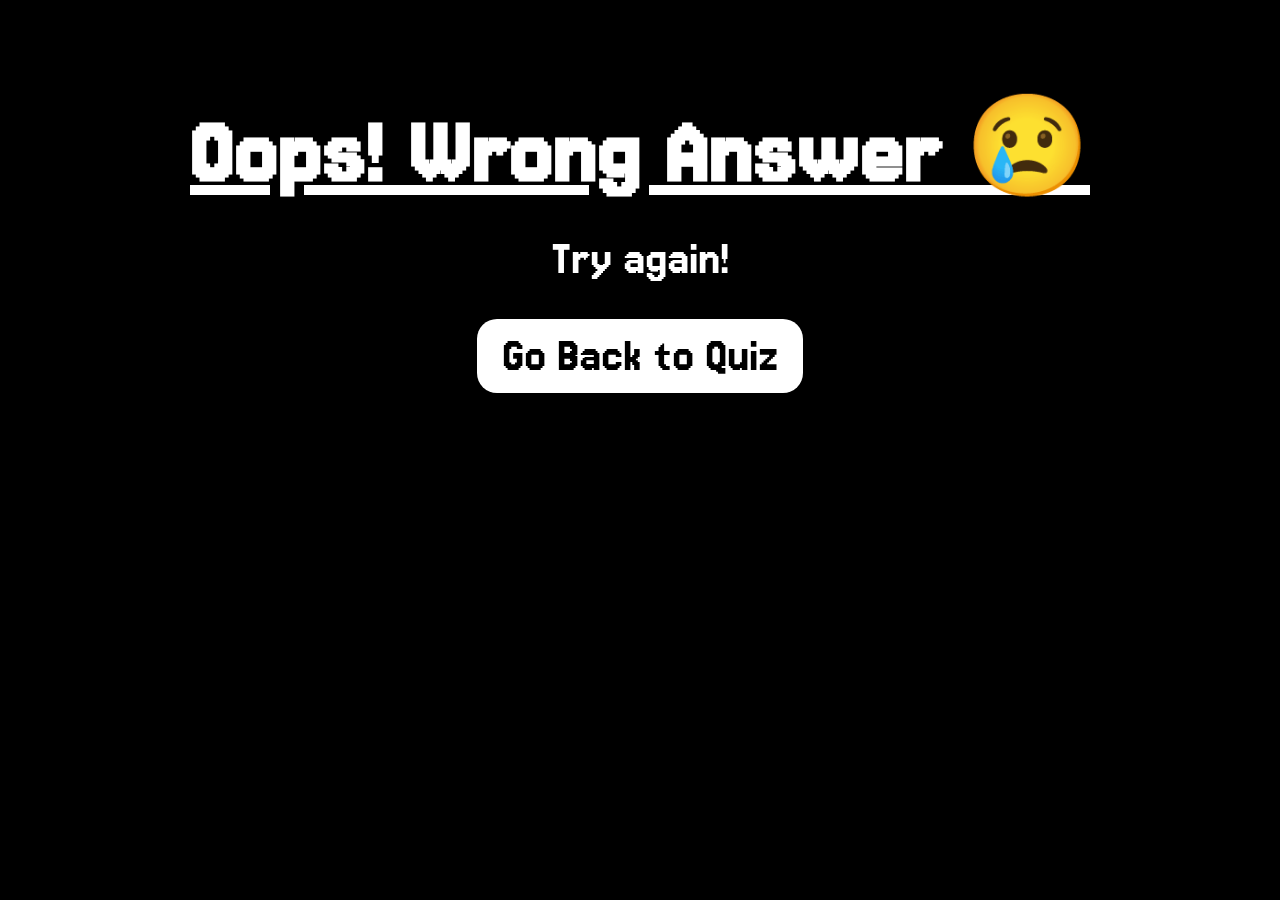
<file: wrong.html>
<!DOCTYPE html>
<html lang="en">
<head>
    <link rel="preconnect" href="https://fonts.googleapis.com">
    <link rel="preconnect" href="https://fonts.gstatic.com" crossorigin>
    <link href="https://fonts.googleapis.com/css2?family=Jersey+15&display=swap" rel="stylesheet">
    
<meta charset="UTF-8">
<meta name="viewport" content="width=device-width, initial-scale=1.0">
<title>Wrong Answer</title>
<link rel="stylesheet" href="quizz.css">
</head>
<body>
<h1>Oops! Wrong Answer 😢</h1>
<p>Try again!</p>
<a href="quizz.html"><button>Go Back to Quiz</button></a>
</body>
</html>
</file>
<file: styles.css>
body{
    background-color:black;
    justify-content:center;
}
h1{
  font-family: "Jersey 15", sans-serif;
  font-weight: 400;
  font-style: normal;
  color:white;
  text-align: center;
  word-spacing: 5px;
  font-size: 100px;
}
h3{
     font-family: "Jersey 15", sans-serif;
     font-weight: 400;
     font-style: normal;
     color:white;
     word-spacing: 5px;
     text-align: center;
     padding: 10px;
     border-style: solid;
    border-radius: 25px;   
    font-size: 30px;
}
p{
    font-family: "Jersey 15", sans-serif;
     font-weight: 400;
     font-style: normal;
    border-color: white;
    color: white;
    font-size: 23px;
    text-align:center;
    border-style: solid;
    border-radius: 25px;
    padding: 10px;
}
.b1
{   margin: 20px auto;
    border-radius: 50px;
    display: flex;
  flex-direction: column;
  align-items: center;
}
button{
    font-family: "Jersey 15", sans-serif;
     font-weight: 400;
     font-style: normal;
     font-size: large;
    background: black;
    border-color: white;
    color: white;
    width: 150px;
    height: 50px;
    border-radius:50px;
    text-align: center; 
}
button:hover{
    background: #0ff;
 transition: 0.3s ease;
    color: black;
}
button:after{
    background: blueviolet;
    color: black;

}
p:hover{
    color: #0ff;
    transition: 0.3s ease;
}
</file>
<file: quizz.css>
body {
    background-color: black;
    color: white;
    font-family: "Jersey 15", sans-serif;
    text-align: center;
    margin: 0;
    padding: 20px;

}


h1 {
background-color: black;
    color: white;
    font-family: "Jersey 15", sans-serif;
    word-spacing: 2px;
    font-size: 100px;
    text-decoration: underline;
    margin-bottom: 30px;
}

h2 {background-color: black;
    color: white;
    font-family: "Jersey 15", sans-serif;


    font-size: 50px;
    margin: 20px 0 15px 0;
}

p {
    font-size: 50px;
    margin: 15px 0;
}


.q {
    margin: 20px auto;
    max-width: 700px;
    text-align: left;
    font-size: 50px;
}


input[type="radio"] {
    margin: 10px 10px 10px 0;
    transform: scale(1.2);
    cursor: pointer;
}


label {
    font-size: 50px;
    cursor: pointer;
}

button {
     background-color: black;
    color: white;
    font-family: "Jersey 15", sans-serif;
    background-color: white;
    color: black;
    border: none;
    padding: 12px 25px;
    margin-top: 20px;
    border-radius: 20px;
    font-size: 50px;
    cursor: pointer;
    transition: 0.3s;
}

button:hover {
    background-color: #00ffea;
    color: black;
}


a button {
    text-decoration: none;
}

#wrapper {
    display: flex;
    flex-direction: column;
    align-items: center;
    justify-content: center;
}
.a{
    font-size: 50px;
}
a{
     background-color: black;
    color: white;
    font-family: "Jersey 15", sans-serif;
}
#a1{
    text-decoration: underline;
}
</file>
<file: select.css>
body{
    background-color: black;
    text-align: center;
}
h1{
    color: white;
    font-family: "Jersey 15", sans-serif;
    font-weight: 400;
    font-style: normal;
    text-align: center;
    word-spacing: 5px;
    font-size: 70px;
    margin-bottom: 2px;
}
.c{
text-align: center;
}
p{
    color: white;
    font-family: "Jersey 15", sans-serif;
    font-weight: 400;
    font-style: normal;
    display:inline-flex;
    border-style: solid;
    border-radius: 25px;    
    padding: 10px ;
    font-size: 35px;
}
.i2{
    width:350px;
    height:350px;
    margin: 10px;
    display: flex;
    gap: 20px;
    margin-left:10% ;
    margin-right:10% ;
}
.i1{
    border-radius: 100px;
    width:325px;
    height:325px;
    margin-left:10% ;
    margin-right:10% ;
}
button {
    font-family: "Jersey 15", sans-serif;
    font-size: 24px;
    color: white;
    background-color: transparent;
    border: 2px solid white;
    border-radius: 20px;
    padding: 10px 25px;
    margin-top: 1px;
    transition: 0.3s;
    display: flex;
}

button:hover {
    background-color:  #0ff;
    color: black;
}
.btn-container {
    display: flex;
    justify-content: center;
    margin-top: 30px;
}
.i3{
    width:350px;
    height:350px;
    margin: 10px;
    display: flex;
    gap:440px;
    margin-left:10% ;
    margin-right:10% ;
    
}
.i4 {
    width: 325px;
    height: 325px;
    border-radius: 100px;
    object-fit: cover;
    transition: transform 0.3s;
}
.i4:hover,.i1:hover {
    transform: scale(1.05);
}
a {
  text-decoration: none;
}
</file>
<file: story.css>
body {
    background-color: black;
    color: white;
    font-family: "Jersey 15", sans-serif;
    text-align: center;
    margin: 0;
    padding: 0;
}

h1 {
    background-color: black;
    color: white;
    font-family: "Jersey 15", sans-serif;

    text-decoration: underline;
    font-size: 50px;
    margin: 30px 0;
}

.panel {
    border: 2px solid white;
    border-radius: 15px;
    margin: 30px auto;
    width: 50%;
    padding: 15px;
    background-color: rgba(255, 255, 255, 0.05);
    transition: transform 0.3s;
}

.panel:hover {
    transform: scale(1.02);
}

.panel img {
    width: 100%;
    border-radius: 10px;
    margin-bottom: 10px;
}

.caption {
    font-size: 24px;
    margin: 10px 0;
}

.dialogue {
    font-size: 22px;
    font-style: italic;
    color: #f0e68c;
}

.end-note {
    margin: 50px;
    font-size: 25px;
}

button {
    font-family: "Jersey 15", sans-serif;
    font-size: 24px;
    color: white;
    background-color: transparent;
    border: 2px solid white;
    border-radius: 20px;
    padding: 10px 25px;
    cursor: pointer;
    transition: 0.3s;
}

button:hover {
    background-color:  #0ff;
    color: black;
}
</file>
<file: sw.css>
body {
    background-color: black;
    justify-content: center;
    margin: 0;
    padding: 0;
    line-height: 1.6;
    text-align: center;
    color: white;
    font-family: "Jersey 15", sans-serif;
    position: relative;
    
}

h1 {
    
    text-decoration: underline;
    font-weight: 400;
    font-style: normal;
    font-size: 50px;
    word-spacing: 1px;
    margin-bottom: 5px;
}

h2 {
    text-decoration: underline;
    font-size: 40px;
    font-weight: 400;
    font-style: normal;
    word-spacing: 1px;
    margin: 15px 0;
}

h3 {
    text-decoration: underline;
    font-size: 35px;
    word-spacing: 1px;
    font-weight: 400;
    font-style: normal;
    margin: 12px 0;
}

h4 {
    font-size: 30px;
    margin: 10px 0;
font-weight: 400;
    font-style: normal;
}

p {
    font-weight: 400;
    font-style: normal;
    font-size: 28px; 
    word-spacing: 1px;
    max-width: 900px;
    margin: 15px auto;
}

ol {
    font-weight: 400;
    font-style: normal;
    font-size: 25px;
    word-spacing: 1px;
    max-width: 800px;
    margin: 10px auto 20px auto;
    text-align: left;
    padding-left: 40px;
    list-style-type: decimal;
}

ul {
    font-weight: 400;
    font-style: normal;
    font-size: 25px;
    word-spacing: 1px;
    max-width: 800px;
    margin: 10px auto 20px auto;
    text-align: left;
    padding-left: 40px;
    list-style-type: disc;
}

p:hover, li:hover {
    color: #0ff;
    transition: 0.3s ease;
}
button:hover{
    background: #0ff;
 transition: 0.3s ease;
    color: white;
}
button:after{
    background: blueviolet;
    color: white;
}
button{
    font-family: "Jersey 15", sans-serif;
     font-weight: 400;
     font-style: normal;
     font-size: large;
    background: orange;
    width: 150px;
    height: 50px;
    border-radius:50px;
    text-align: center; 
}
#b1{
    border-style: solid;
    display: inline-flex;
    padding-left: 10px;
    padding-right: 10px;
    border-radius: 20px;
    margin-bottom: 2px;
}


img {
    display: block;
    margin: 25px auto;
    border-radius: 20px;
    border: 3px solid white;
    transition: transform 0.3s ease, box-shadow 0.3s ease;
}
.img-wide {
    width: 90%;
    max-width: 400px;
}

.img-center {
    width: 70%;
    max-width: 400px;
}

img:hover {
    transform: scale(1.05);
    box-shadow: 0 0 25px cyan;
}
p::after, ul::after, ol::after {
    content: "";
    display: block;
    clear: both;
}
</file>
